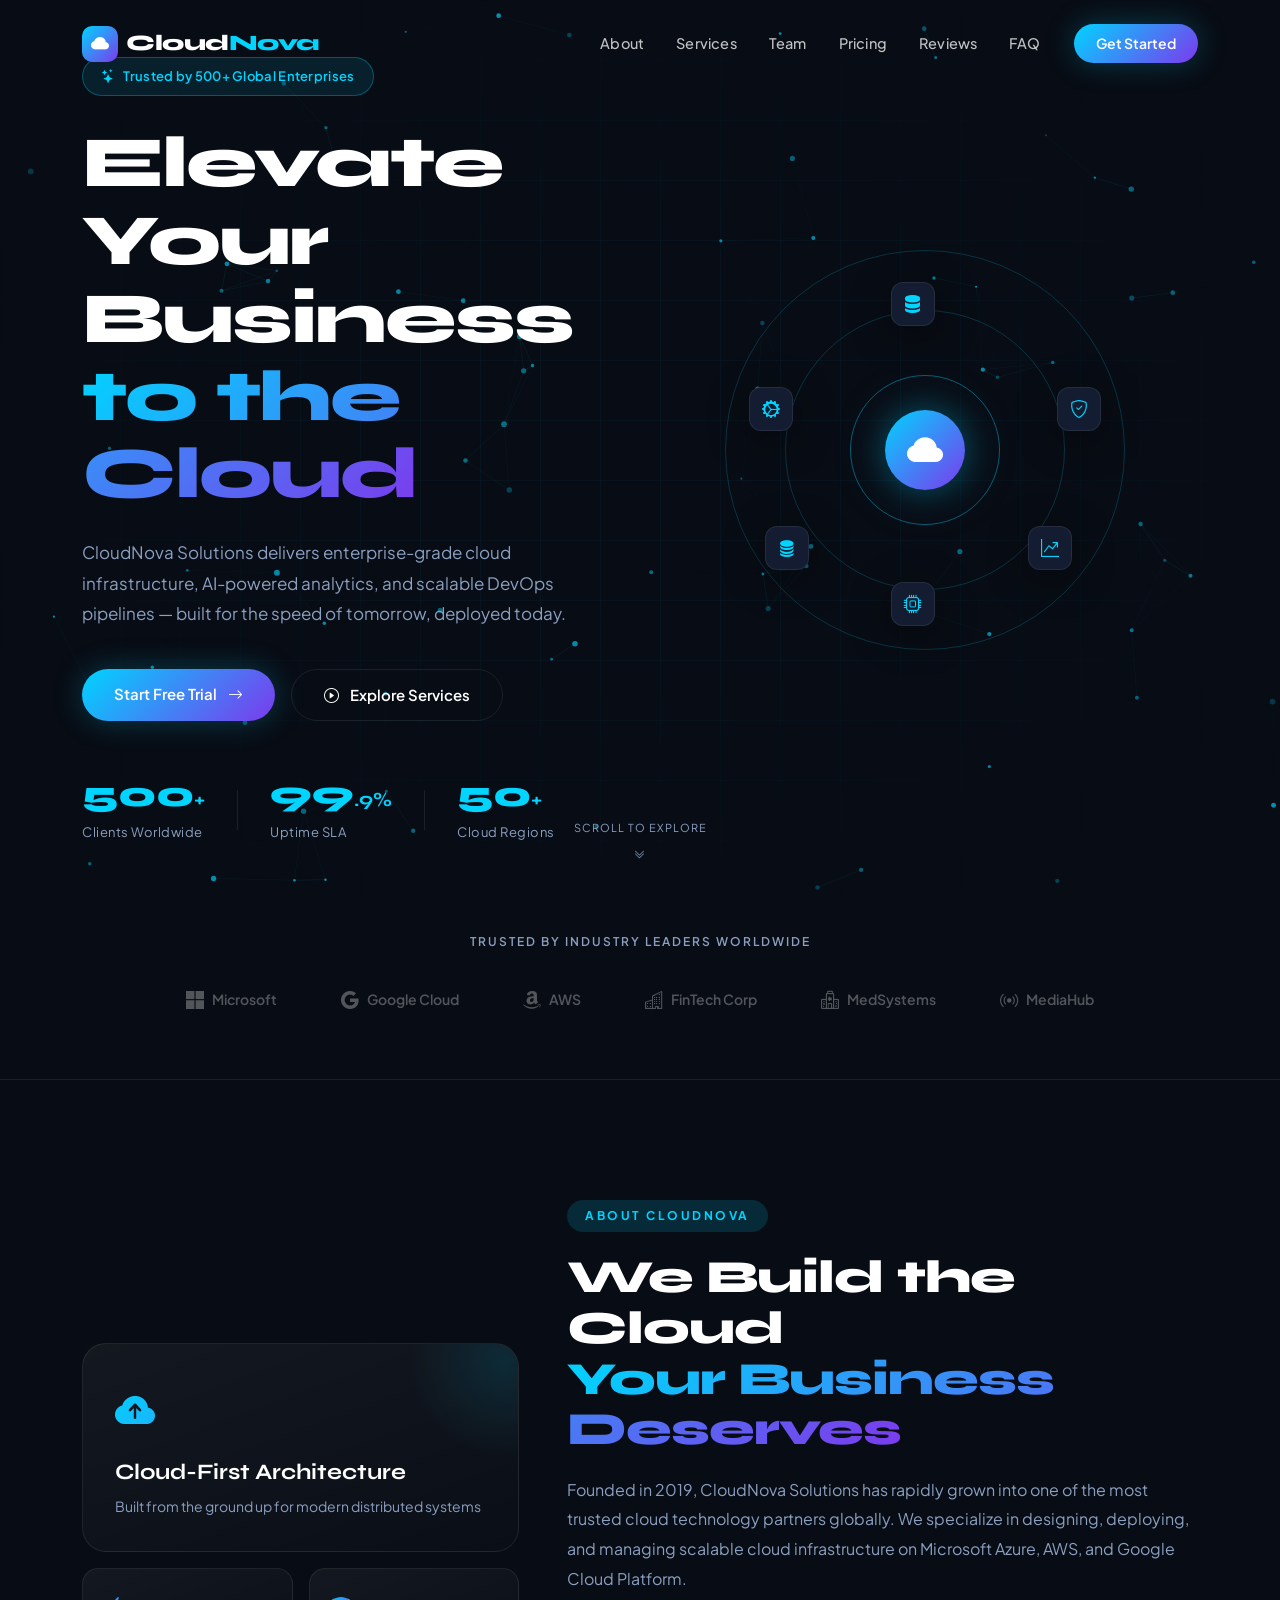
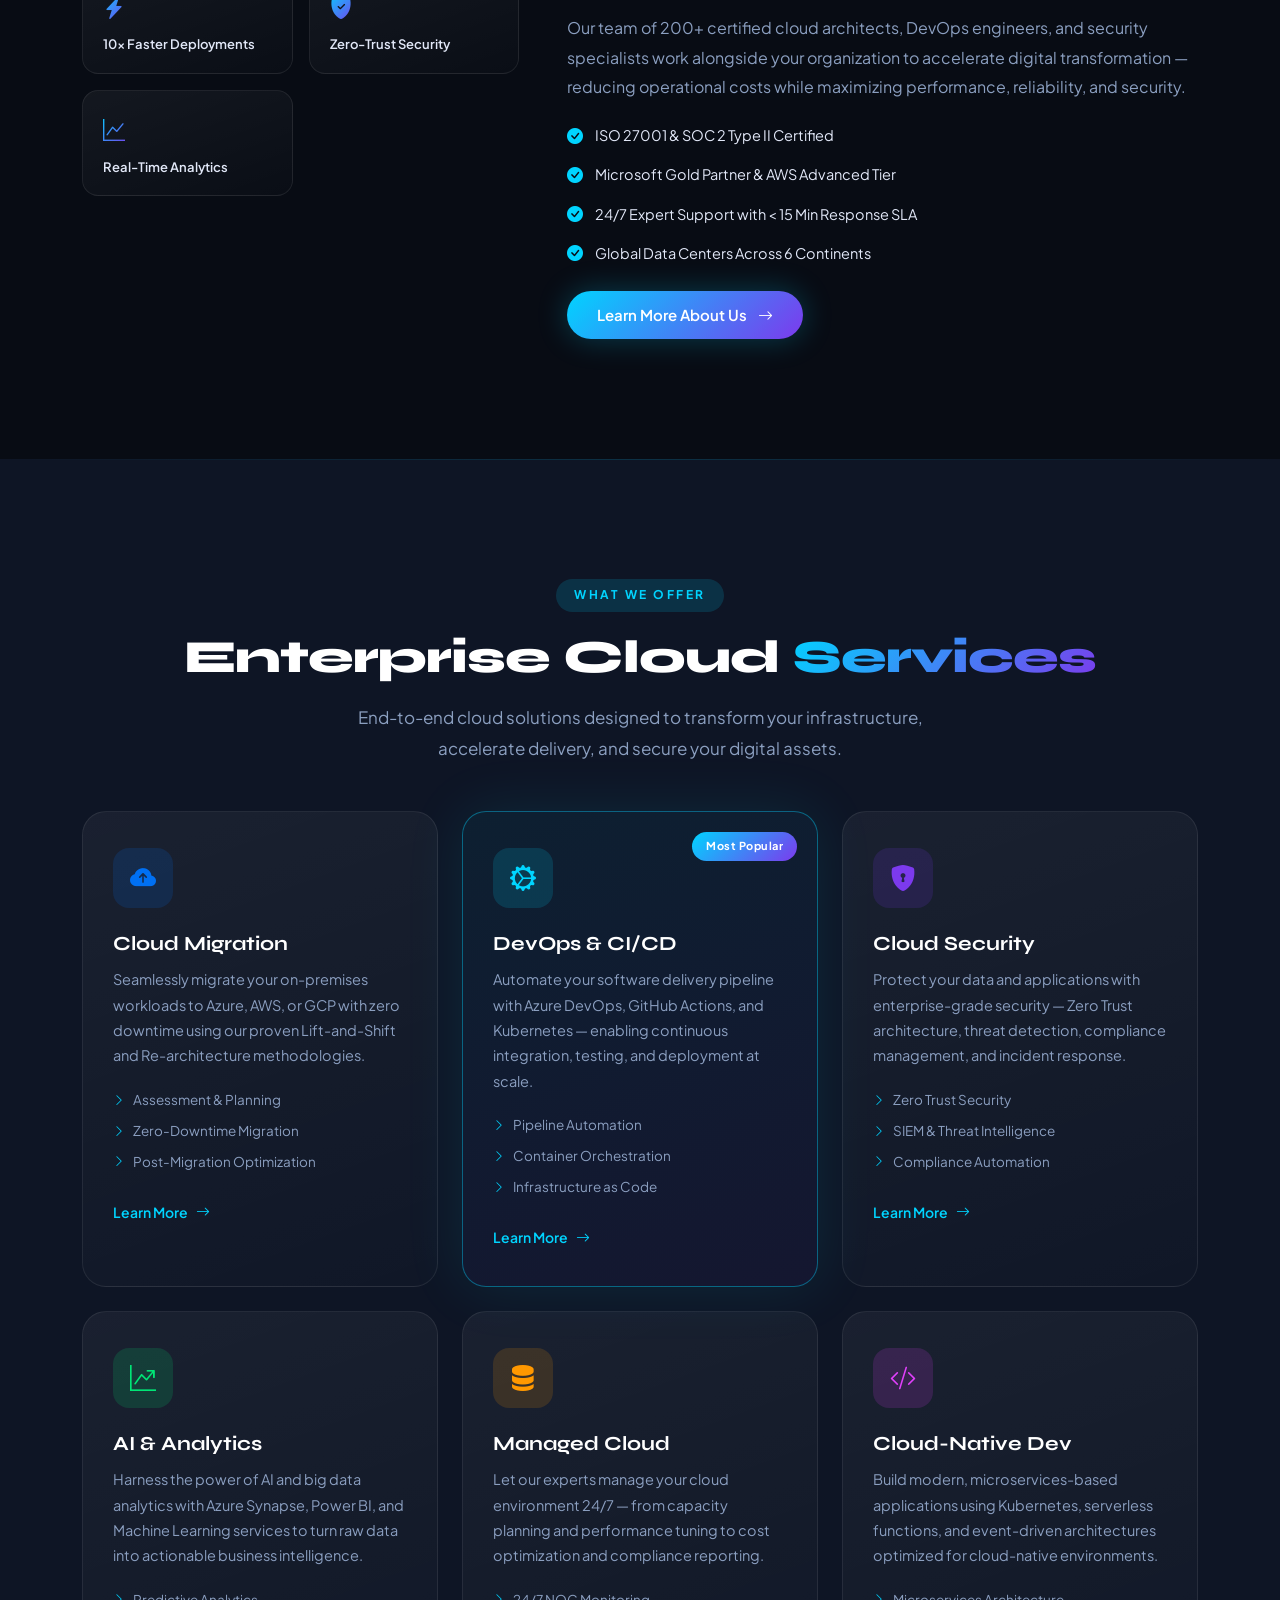
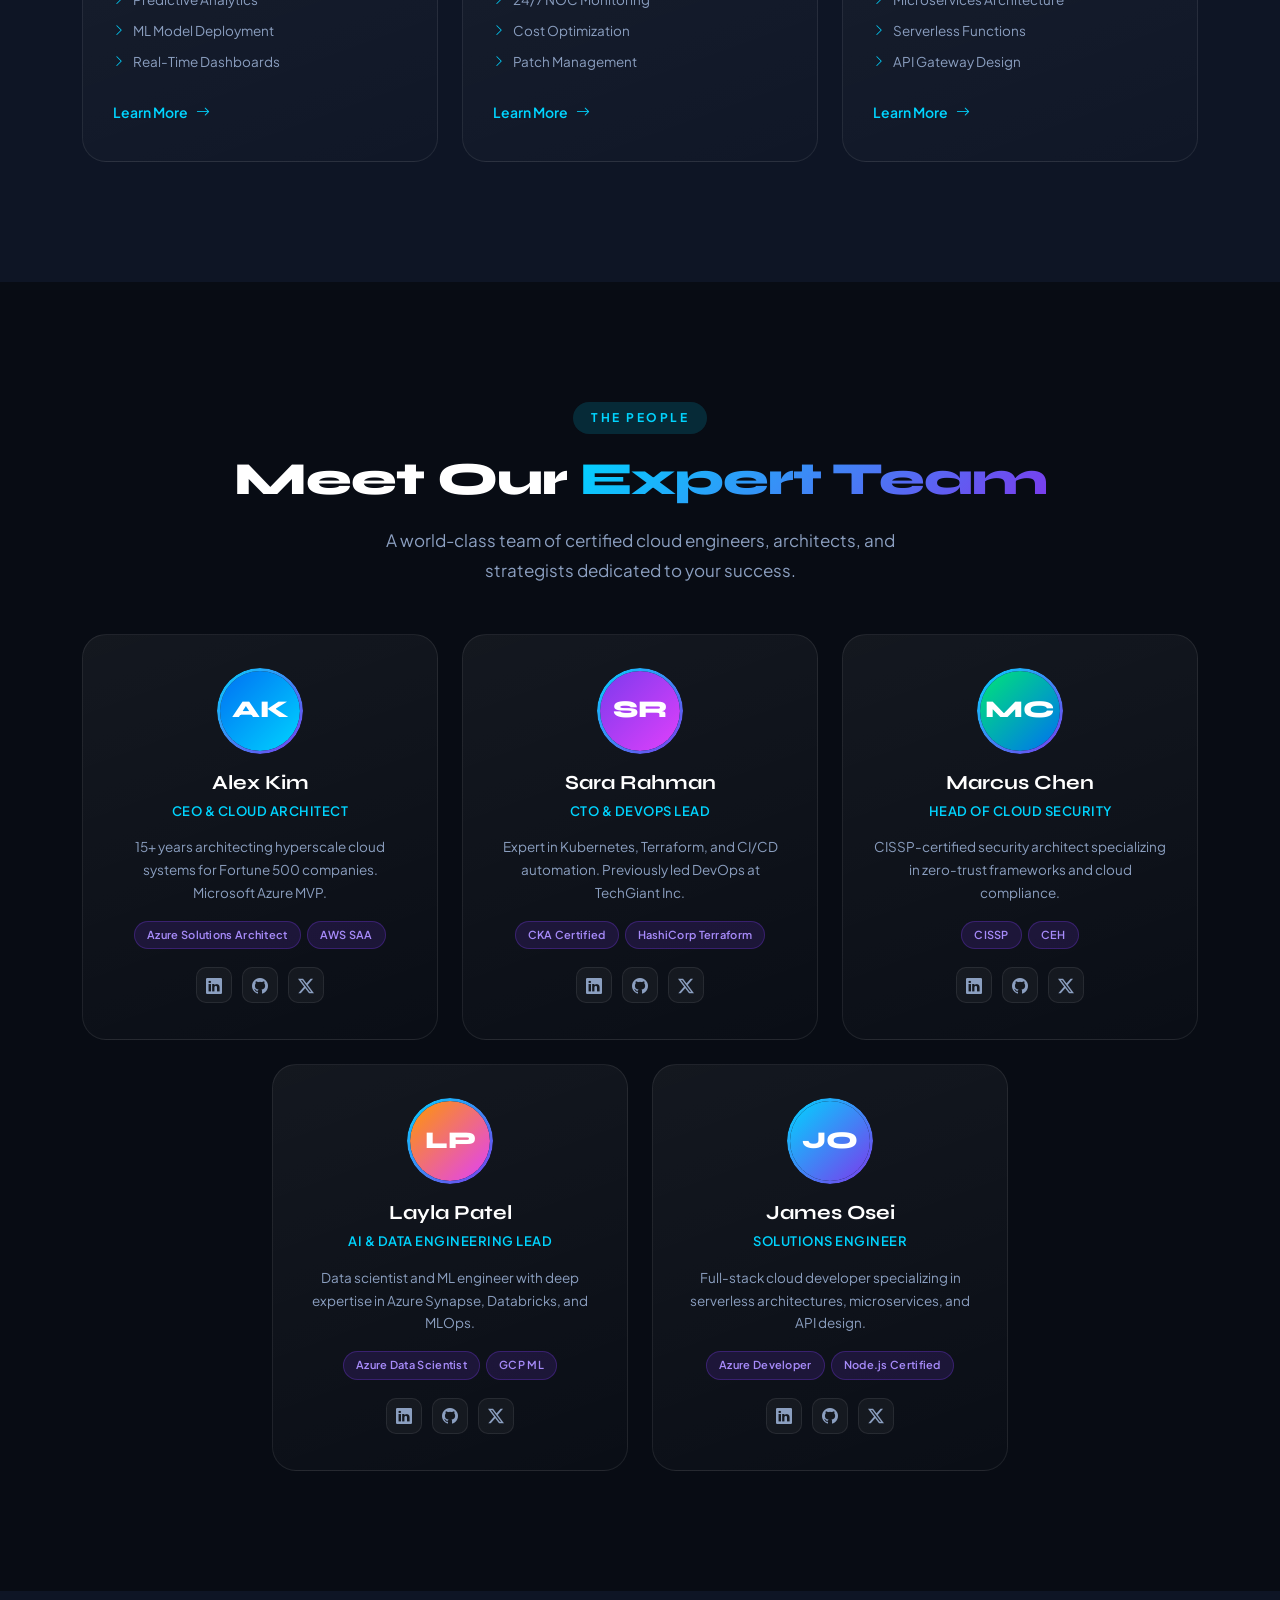
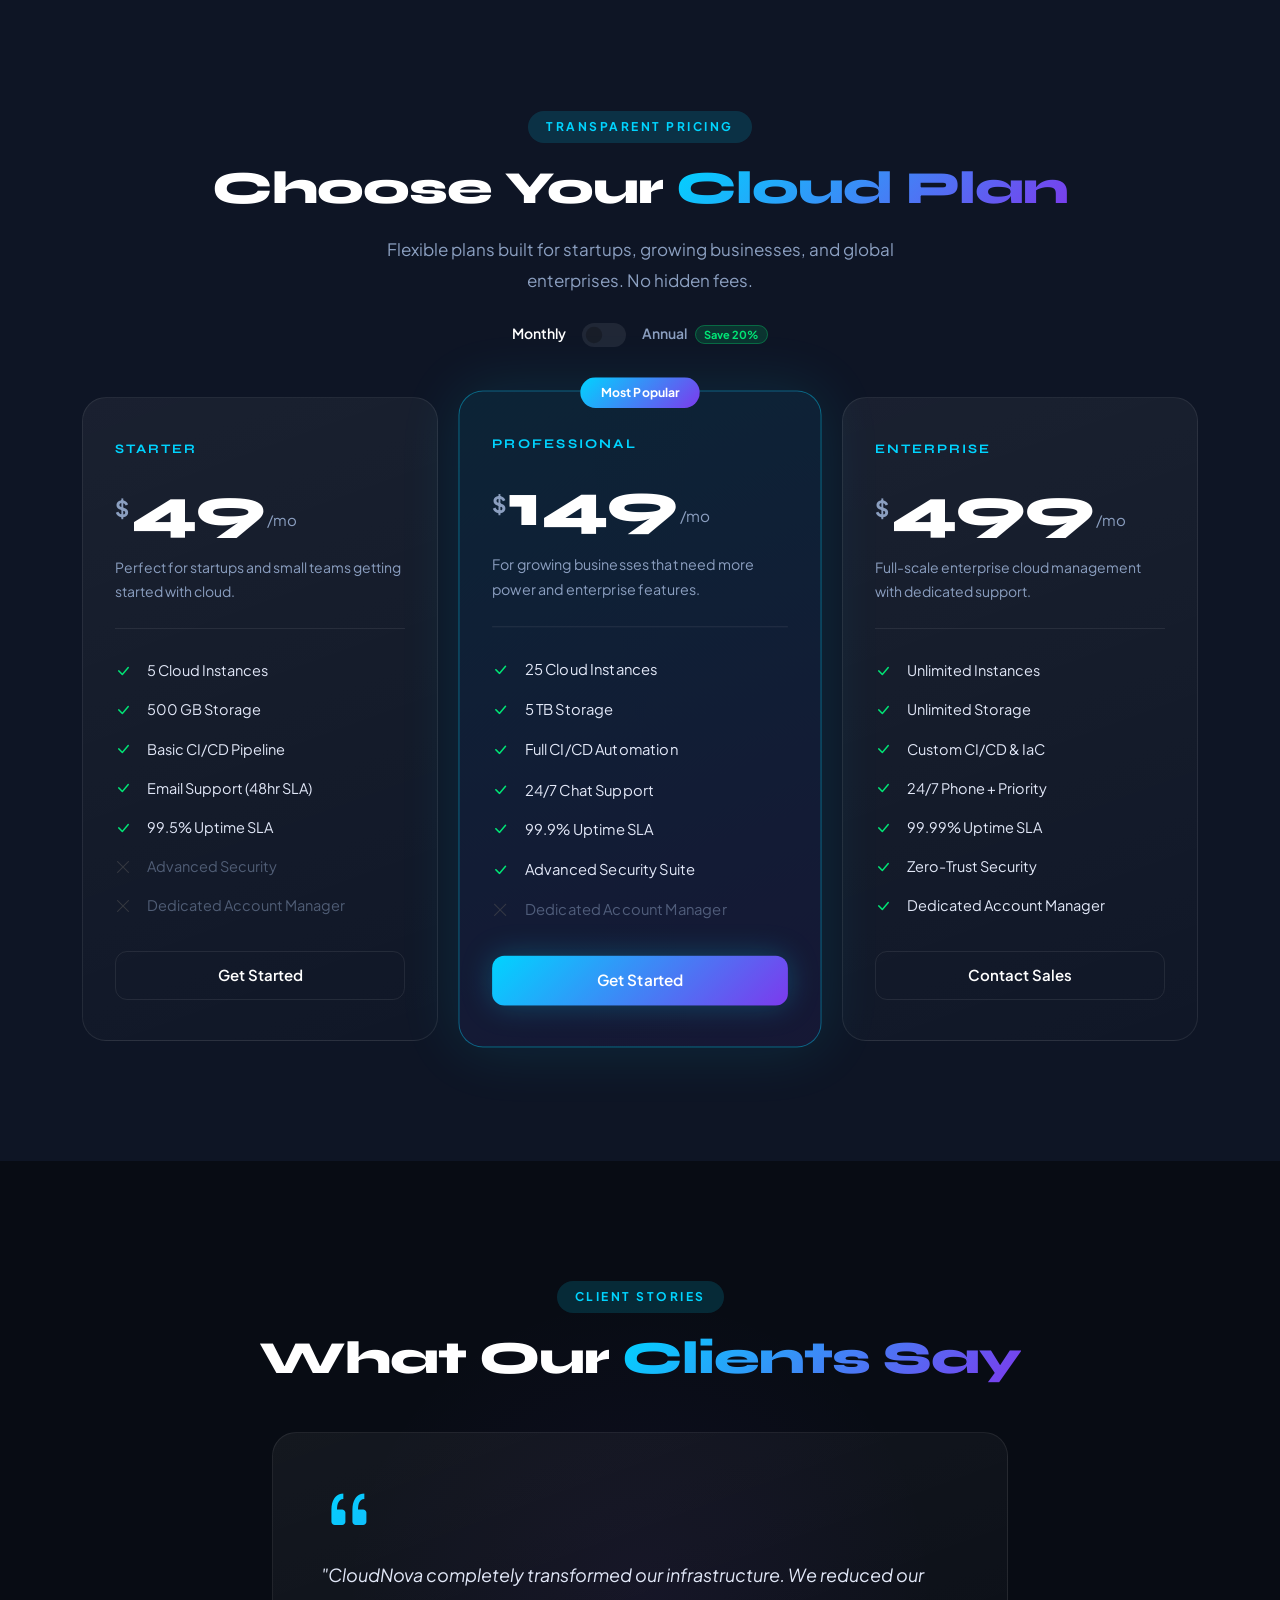
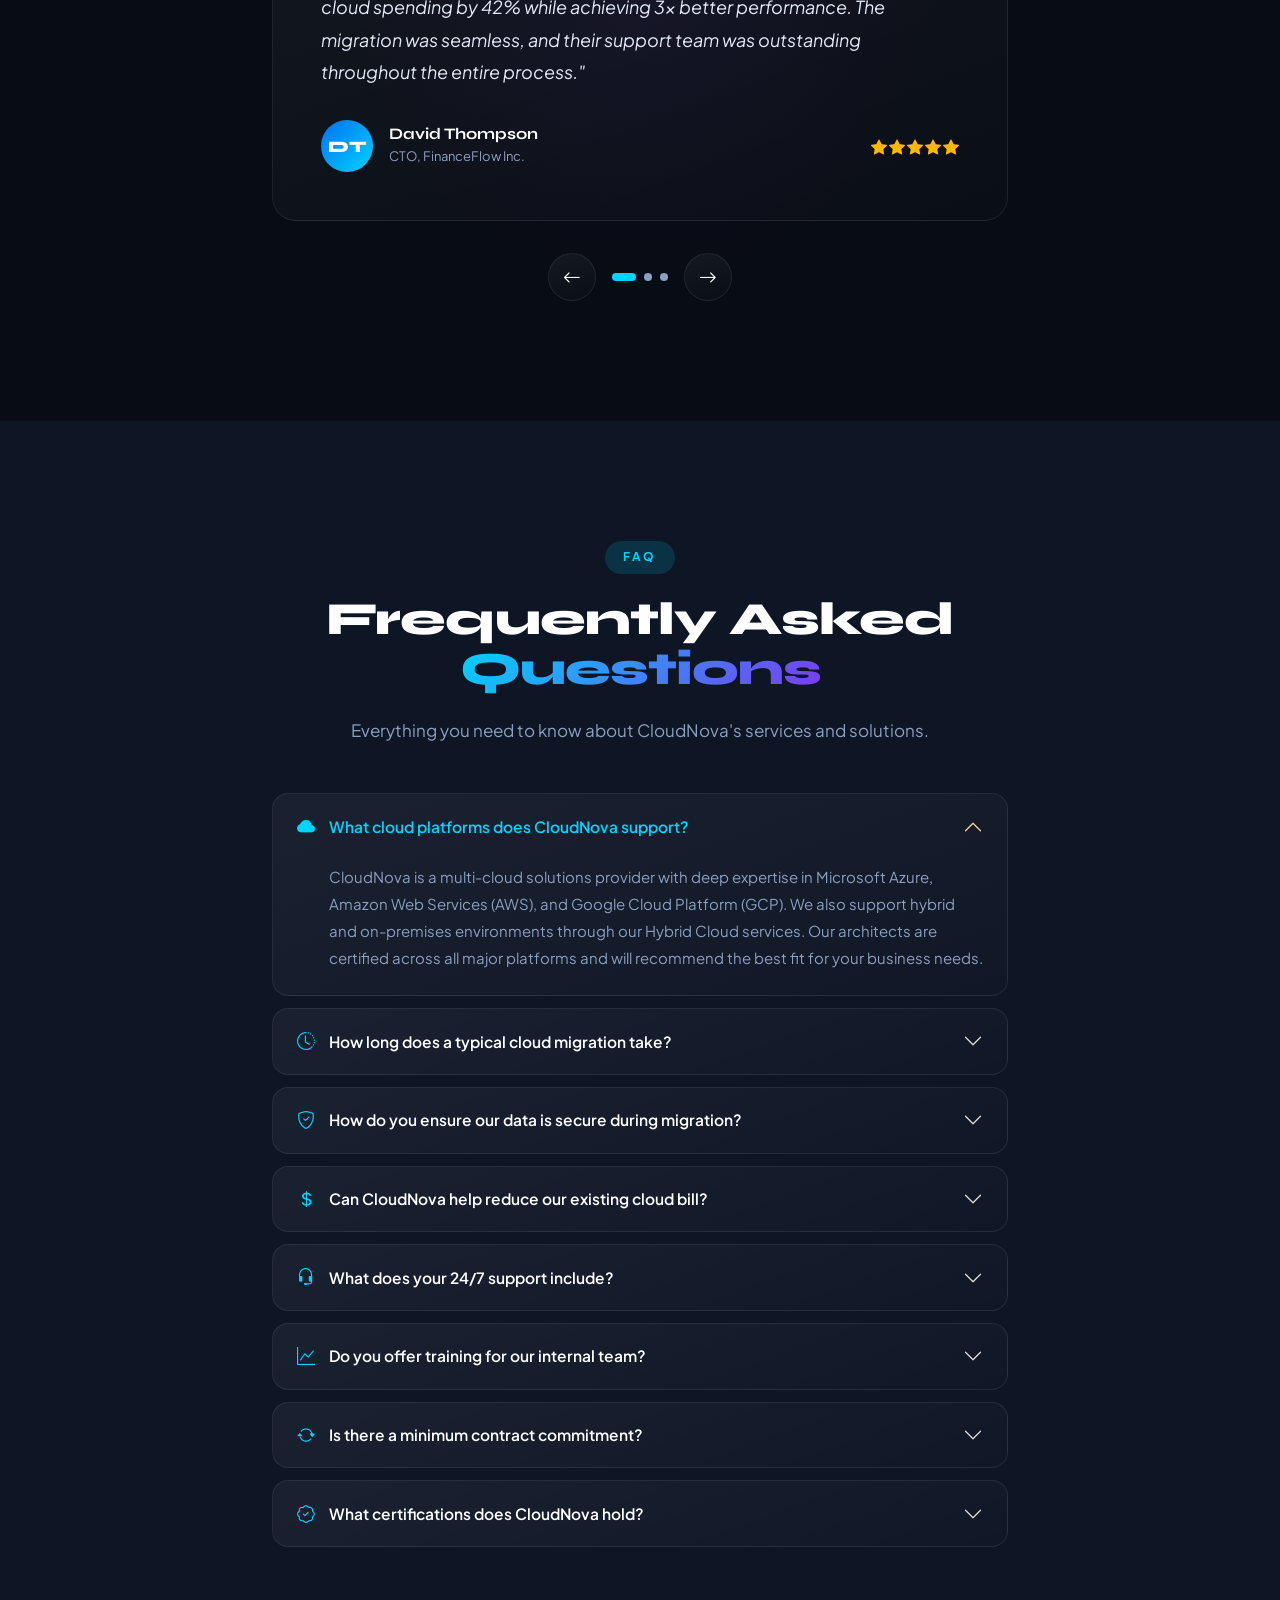
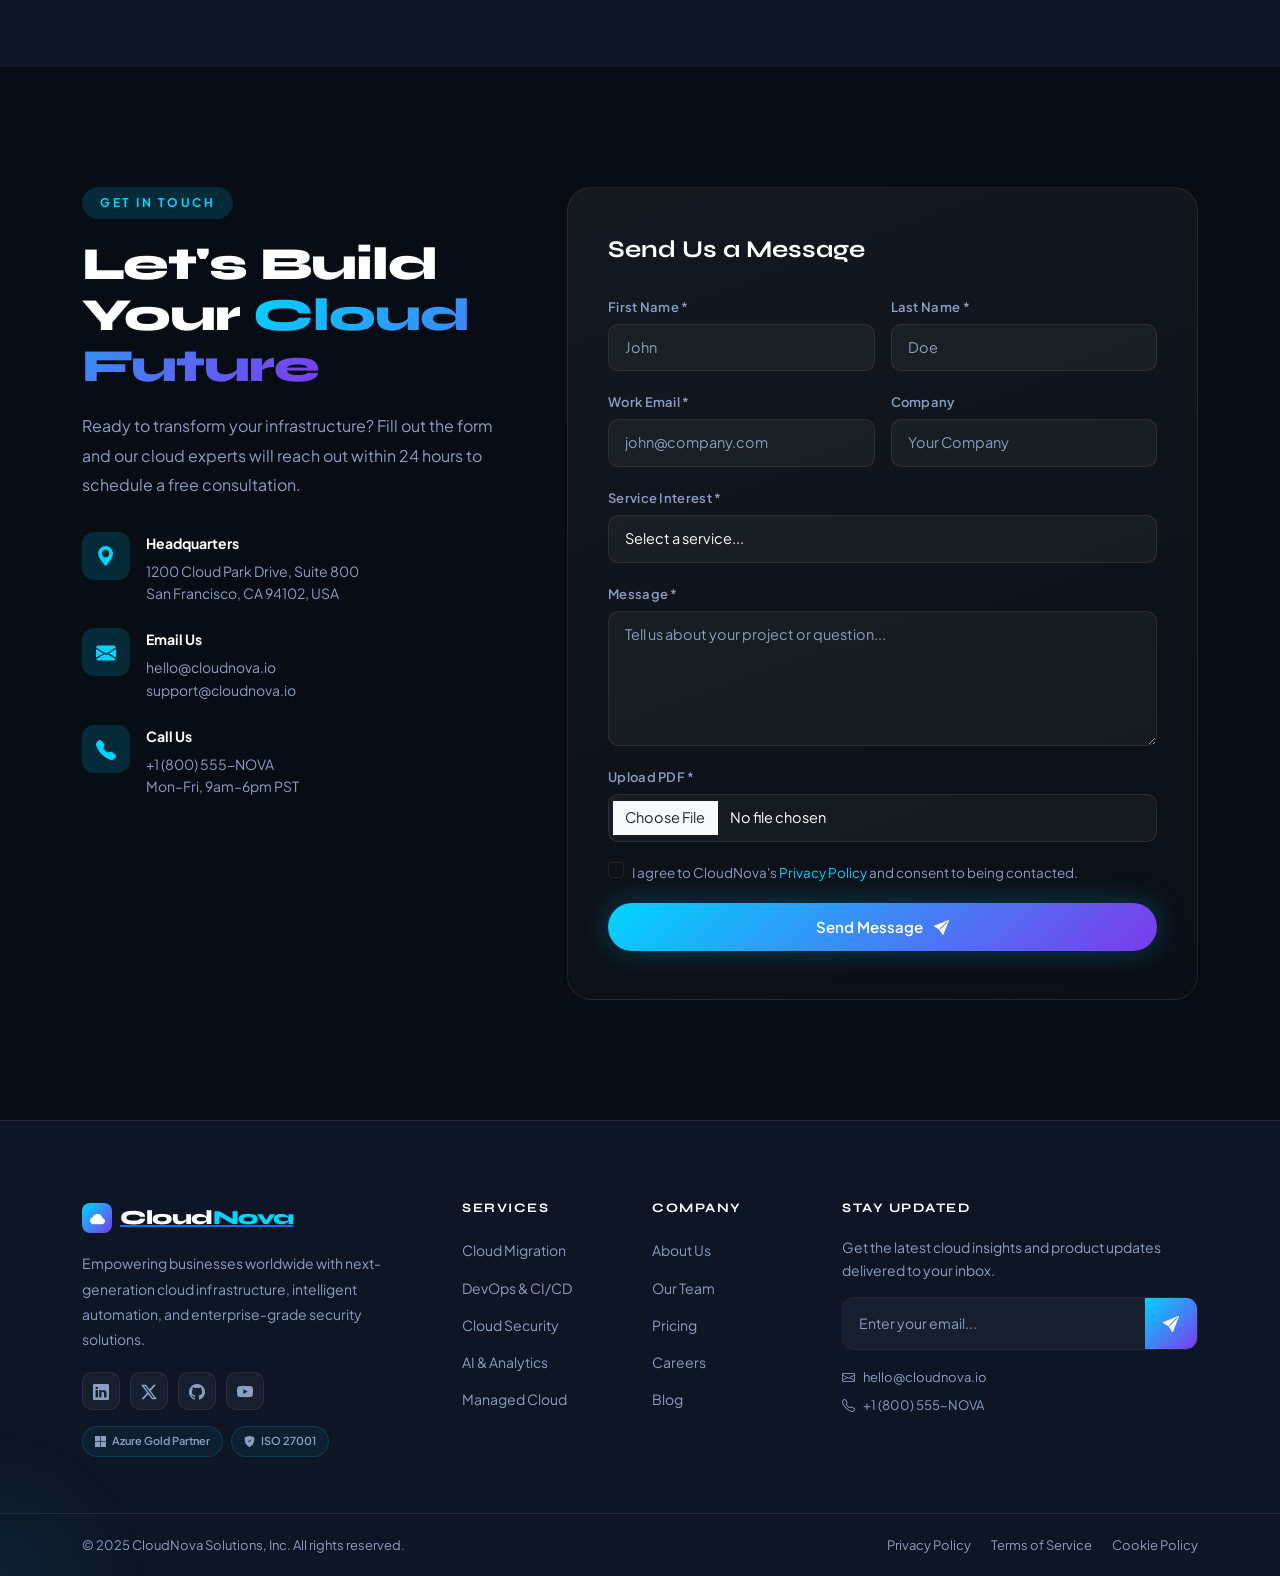
<file: index.html>
<!DOCTYPE html>
<html lang="en">
<head>
  <meta charset="UTF-8" />
  <meta name="viewport" content="width=device-width, initial-scale=1.0" />
  <meta name="description" content="CloudNova Solutions – Next-generation cloud infrastructure, AI-powered analytics, and scalable DevOps services for modern enterprises." />
  <meta name="keywords" content="cloud computing, Azure, DevOps, cloud hosting, SaaS, infrastructure" />
  <title>CloudNova Solutions | Elevate Your Cloud</title>
  <!-- Bootstrap 5.3 -->
  <link href="https://cdn.jsdelivr.net/npm/bootstrap@5.3.2/dist/css/bootstrap.min.css" rel="stylesheet" />
  <!-- Bootstrap Icons -->
  <link href="https://cdn.jsdelivr.net/npm/bootstrap-icons@1.11.3/font/bootstrap-icons.css" rel="stylesheet" />
  <!-- Google Fonts: Syne + Plus Jakarta Sans -->
  <link href="https://fonts.googleapis.com/css2?family=Syne:wght@400;600;700;800&family=Plus+Jakarta+Sans:wght@300;400;500;600;700&display=swap" rel="stylesheet" />
  <!-- AOS Animation Library -->
  <link href="https://unpkg.com/aos@2.3.4/dist/aos.css" rel="stylesheet" />
  <!-- Custom Styles -->
  <link rel="stylesheet" href="styles.css" />
</head>
<body>

<!-- ===================== NAVIGATION ===================== -->
<nav id="mainNavbar" class="navbar navbar-expand-lg fixed-top navbar-dark">
  <div class="container">
    <a class="navbar-brand d-flex align-items-center gap-2" href="#">
      <div class="brand-icon">
        <i class="bi bi-cloud-fill"></i>
      </div>
      <span class="brand-text">Cloud<span class="brand-accent">Nova</span></span>
    </a>
    <button class="navbar-toggler border-0" type="button" data-bs-toggle="collapse" data-bs-target="#navbarNav">
      <span class="navbar-toggler-icon"></span>
    </button>
    <div class="collapse navbar-collapse" id="navbarNav">
      <ul class="navbar-nav ms-auto align-items-lg-center gap-lg-1">
        <li class="nav-item"><a class="nav-link" href="#about">About</a></li>
        <li class="nav-item"><a class="nav-link" href="#services">Services</a></li>
        <li class="nav-item"><a class="nav-link" href="#team">Team</a></li>
        <li class="nav-item"><a class="nav-link" href="#pricing">Pricing</a></li>
        <li class="nav-item"><a class="nav-link" href="#testimonials">Reviews</a></li>
        <li class="nav-item"><a class="nav-link" href="#faq">FAQ</a></li>
        <li class="nav-item ms-lg-3">
          <a class="btn btn-cta-nav" href="#contact">Get Started</a>
        </li>
      </ul>
    </div>
  </div>
</nav>

<!-- ===================== HERO ===================== -->
<section id="hero">
  <div id="particles-canvas"></div>
  <div class="hero-grid-overlay"></div>
  <div class="container hero-content">
    <div class="row align-items-center min-vh-100">
      <div class="col-lg-7 col-xl-6">
        <div class="hero-badge" data-aos="fade-down" data-aos-delay="100">
          <i class="bi bi-stars"></i> Trusted by 500+ Global Enterprises
        </div>
        <h1 class="hero-headline" data-aos="fade-up" data-aos-delay="200">
          Elevate Your Business<br />
          <span class="gradient-text">to the Cloud</span>
        </h1>
        <p class="hero-sub" data-aos="fade-up" data-aos-delay="350">
          CloudNova Solutions delivers enterprise-grade cloud infrastructure,
          AI-powered analytics, and scalable DevOps pipelines — built for the
          speed of tomorrow, deployed today.
        </p>
        <div class="hero-actions" data-aos="fade-up" data-aos-delay="450">
          <a href="#contact" class="btn btn-hero-primary">
            Start Free Trial <i class="bi bi-arrow-right ms-2"></i>
          </a>
          <a href="#services" class="btn btn-hero-ghost">
            <i class="bi bi-play-circle me-2"></i> Explore Services
          </a>
        </div>
        <div class="hero-stats" data-aos="fade-up" data-aos-delay="550">
          <div class="stat-item">
            <span class="stat-num" data-target="500">0</span><span class="stat-unit">+</span>
            <p>Clients Worldwide</p>
          </div>
          <div class="stat-divider"></div>
          <div class="stat-item">
            <span class="stat-num" data-target="99">0</span><span class="stat-unit">.9%</span>
            <p>Uptime SLA</p>
          </div>
          <div class="stat-divider"></div>
          <div class="stat-item">
            <span class="stat-num" data-target="50">0</span><span class="stat-unit">+</span>
            <p>Cloud Regions</p>
          </div>
        </div>
      </div>
      <div class="col-lg-5 col-xl-6 d-none d-lg-flex justify-content-center" data-aos="fade-left" data-aos-delay="300">
        <div class="hero-visual">
          <div class="orbit-ring ring-1"></div>
          <div class="orbit-ring ring-2"></div>
          <div class="orbit-ring ring-3"></div>
          <div class="orbit-center">
            <i class="bi bi-cloud-fill"></i>
          </div>
          <div class="orbit-dot dot-1"><i class="bi bi-server"></i></div>
          <div class="orbit-dot dot-2"><i class="bi bi-shield-check"></i></div>
          <div class="orbit-dot dot-3"><i class="bi bi-graph-up-arrow"></i></div>
          <div class="orbit-dot dot-4"><i class="bi bi-cpu"></i></div>
          <div class="orbit-dot dot-5"><i class="bi bi-database-fill"></i></div>
          <div class="orbit-dot dot-6"><i class="bi bi-gear-wide-connected"></i></div>
        </div>
      </div>
    </div>
  </div>
  <div class="hero-scroll-hint">
    <span>Scroll to explore</span>
    <i class="bi bi-chevron-double-down"></i>
  </div>
</section>

<!-- ===================== TRUSTED BY ===================== -->
<section id="trusted" class="section-trusted">
  <div class="container">
    <p class="trusted-label" data-aos="fade-up">Trusted by industry leaders worldwide</p>
    <div class="trusted-logos" data-aos="fade-up" data-aos-delay="100">
      <div class="trusted-item"><i class="bi bi-microsoft"></i> Microsoft</div>
      <div class="trusted-item"><i class="bi bi-google"></i> Google Cloud</div>
      <div class="trusted-item"><i class="bi bi-amazon"></i> AWS</div>
      <div class="trusted-item"><i class="bi bi-buildings"></i> FinTech Corp</div>
      <div class="trusted-item"><i class="bi bi-hospital"></i> MedSystems</div>
      <div class="trusted-item"><i class="bi bi-broadcast"></i> MediaHub</div>
    </div>
  </div>
</section>

<!-- ===================== ABOUT ===================== -->
<section id="about" class="section-about">
  <div class="container">
    <div class="row align-items-center g-5">
      <div class="col-lg-5" data-aos="fade-right">
        <div class="about-visual-grid">
          <div class="about-card-big">
            <i class="bi bi-cloud-arrow-up-fill"></i>
            <h3>Cloud-First Architecture</h3>
            <p>Built from the ground up for modern distributed systems</p>
          </div>
          <div class="about-card-sm card-sm-1">
            <i class="bi bi-lightning-charge-fill"></i>
            <p>10× Faster Deployments</p>
          </div>
          <div class="about-card-sm card-sm-2">
            <i class="bi bi-shield-fill-check"></i>
            <p>Zero-Trust Security</p>
          </div>
          <div class="about-card-sm card-sm-3">
            <i class="bi bi-graph-up"></i>
            <p>Real-Time Analytics</p>
          </div>
        </div>
      </div>
      <div class="col-lg-7" data-aos="fade-left" data-aos-delay="150">
        <div class="section-label">About CloudNova</div>
        <h2 class="section-title">We Build the Cloud <br /><span class="gradient-text">Your Business Deserves</span></h2>
        <p class="section-body">
          Founded in 2019, CloudNova Solutions has rapidly grown into one of the
          most trusted cloud technology partners globally. We specialize in
          designing, deploying, and managing scalable cloud infrastructure on
          Microsoft Azure, AWS, and Google Cloud Platform.
        </p>
        <p class="section-body">
          Our team of 200+ certified cloud architects, DevOps engineers, and
          security specialists work alongside your organization to accelerate
          digital transformation — reducing operational costs while maximizing
          performance, reliability, and security.
        </p>
        <div class="about-features">
          <div class="feature-item">
            <i class="bi bi-check-circle-fill"></i>
            <span>ISO 27001 &amp; SOC 2 Type II Certified</span>
          </div>
          <div class="feature-item">
            <i class="bi bi-check-circle-fill"></i>
            <span>Microsoft Gold Partner &amp; AWS Advanced Tier</span>
          </div>
          <div class="feature-item">
            <i class="bi bi-check-circle-fill"></i>
            <span>24/7 Expert Support with &lt; 15 Min Response SLA</span>
          </div>
          <div class="feature-item">
            <i class="bi bi-check-circle-fill"></i>
            <span>Global Data Centers Across 6 Continents</span>
          </div>
        </div>
        <a href="#contact" class="btn btn-primary-custom mt-4">
          Learn More About Us <i class="bi bi-arrow-right ms-2"></i>
        </a>
      </div>
    </div>
  </div>
</section>

<!-- ===================== SERVICES ===================== -->
<section id="services" class="section-services">
  <div class="container">
    <div class="text-center mb-5" data-aos="fade-up">
      <div class="section-label mx-auto">What We Offer</div>
      <h2 class="section-title">Enterprise Cloud <span class="gradient-text">Services</span></h2>
      <p class="section-subtitle">
        End-to-end cloud solutions designed to transform your infrastructure,
        accelerate delivery, and secure your digital assets.
      </p>
    </div>
    <div class="row g-4">

      <div class="col-md-6 col-lg-4" data-aos="fade-up" data-aos-delay="0">
        <div class="service-card">
          <div class="service-icon icon-blue">
            <i class="bi bi-cloud-arrow-up-fill"></i>
          </div>
          <h3>Cloud Migration</h3>
          <p>Seamlessly migrate your on-premises workloads to Azure, AWS, or GCP with zero downtime using our proven Lift-and-Shift and Re-architecture methodologies.</p>
          <ul class="service-list">
            <li><i class="bi bi-chevron-right"></i>Assessment &amp; Planning</li>
            <li><i class="bi bi-chevron-right"></i>Zero-Downtime Migration</li>
            <li><i class="bi bi-chevron-right"></i>Post-Migration Optimization</li>
          </ul>
          <a href="#contact" class="service-link">Learn More <i class="bi bi-arrow-right"></i></a>
        </div>
      </div>

      <div class="col-md-6 col-lg-4" data-aos="fade-up" data-aos-delay="100">
        <div class="service-card service-card-featured">
          <div class="featured-badge">Most Popular</div>
          <div class="service-icon icon-cyan">
            <i class="bi bi-gear-wide-connected"></i>
          </div>
          <h3>DevOps &amp; CI/CD</h3>
          <p>Automate your software delivery pipeline with Azure DevOps, GitHub Actions, and Kubernetes — enabling continuous integration, testing, and deployment at scale.</p>
          <ul class="service-list">
            <li><i class="bi bi-chevron-right"></i>Pipeline Automation</li>
            <li><i class="bi bi-chevron-right"></i>Container Orchestration</li>
            <li><i class="bi bi-chevron-right"></i>Infrastructure as Code</li>
          </ul>
          <a href="#contact" class="service-link">Learn More <i class="bi bi-arrow-right"></i></a>
        </div>
      </div>

      <div class="col-md-6 col-lg-4" data-aos="fade-up" data-aos-delay="200">
        <div class="service-card">
          <div class="service-icon icon-purple">
            <i class="bi bi-shield-lock-fill"></i>
          </div>
          <h3>Cloud Security</h3>
          <p>Protect your data and applications with enterprise-grade security — Zero Trust architecture, threat detection, compliance management, and incident response.</p>
          <ul class="service-list">
            <li><i class="bi bi-chevron-right"></i>Zero Trust Security</li>
            <li><i class="bi bi-chevron-right"></i>SIEM &amp; Threat Intelligence</li>
            <li><i class="bi bi-chevron-right"></i>Compliance Automation</li>
          </ul>
          <a href="#contact" class="service-link">Learn More <i class="bi bi-arrow-right"></i></a>
        </div>
      </div>

      <div class="col-md-6 col-lg-4" data-aos="fade-up" data-aos-delay="100">
        <div class="service-card">
          <div class="service-icon icon-green">
            <i class="bi bi-graph-up-arrow"></i>
          </div>
          <h3>AI &amp; Analytics</h3>
          <p>Harness the power of AI and big data analytics with Azure Synapse, Power BI, and Machine Learning services to turn raw data into actionable business intelligence.</p>
          <ul class="service-list">
            <li><i class="bi bi-chevron-right"></i>Predictive Analytics</li>
            <li><i class="bi bi-chevron-right"></i>ML Model Deployment</li>
            <li><i class="bi bi-chevron-right"></i>Real-Time Dashboards</li>
          </ul>
          <a href="#contact" class="service-link">Learn More <i class="bi bi-arrow-right"></i></a>
        </div>
      </div>

      <div class="col-md-6 col-lg-4" data-aos="fade-up" data-aos-delay="200">
        <div class="service-card">
          <div class="service-icon icon-orange">
            <i class="bi bi-server"></i>
          </div>
          <h3>Managed Cloud</h3>
          <p>Let our experts manage your cloud environment 24/7 — from capacity planning and performance tuning to cost optimization and compliance reporting.</p>
          <ul class="service-list">
            <li><i class="bi bi-chevron-right"></i>24/7 NOC Monitoring</li>
            <li><i class="bi bi-chevron-right"></i>Cost Optimization</li>
            <li><i class="bi bi-chevron-right"></i>Patch Management</li>
          </ul>
          <a href="#contact" class="service-link">Learn More <i class="bi bi-arrow-right"></i></a>
        </div>
      </div>

      <div class="col-md-6 col-lg-4" data-aos="fade-up" data-aos-delay="300">
        <div class="service-card">
          <div class="service-icon icon-pink">
            <i class="bi bi-code-slash"></i>
          </div>
          <h3>Cloud-Native Dev</h3>
          <p>Build modern, microservices-based applications using Kubernetes, serverless functions, and event-driven architectures optimized for cloud-native environments.</p>
          <ul class="service-list">
            <li><i class="bi bi-chevron-right"></i>Microservices Architecture</li>
            <li><i class="bi bi-chevron-right"></i>Serverless Functions</li>
            <li><i class="bi bi-chevron-right"></i>API Gateway Design</li>
          </ul>
          <a href="#contact" class="service-link">Learn More <i class="bi bi-arrow-right"></i></a>
        </div>
      </div>

    </div>
  </div>
</section>

<!-- ===================== TEAM ===================== -->
<section id="team" class="section-team">
  <div class="container">
    <div class="text-center mb-5" data-aos="fade-up">
      <div class="section-label mx-auto">The People</div>
      <h2 class="section-title">Meet Our <span class="gradient-text">Expert Team</span></h2>
      <p class="section-subtitle">
        A world-class team of certified cloud engineers, architects, and strategists
        dedicated to your success.
      </p>
    </div>
    <div class="row g-4 justify-content-center">

      <div class="col-sm-6 col-lg-4" data-aos="fade-up" data-aos-delay="0">
        <div class="team-card">
          <div class="team-avatar avatar-1">
            <span>AK</span>
          </div>
          <div class="team-info">
            <h4>Alex Kim</h4>
            <p class="team-role">CEO &amp; Cloud Architect</p>
            <p class="team-bio">15+ years architecting hyperscale cloud systems for Fortune 500 companies. Microsoft Azure MVP.</p>
            <div class="team-certs">
              <span class="cert-badge">Azure Solutions Architect</span>
              <span class="cert-badge">AWS SAA</span>
            </div>
            <div class="team-socials">
              <a href="#"><i class="bi bi-linkedin"></i></a>
              <a href="#"><i class="bi bi-github"></i></a>
              <a href="#"><i class="bi bi-twitter-x"></i></a>
            </div>
          </div>
        </div>
      </div>

      <div class="col-sm-6 col-lg-4" data-aos="fade-up" data-aos-delay="100">
        <div class="team-card">
          <div class="team-avatar avatar-2">
            <span>SR</span>
          </div>
          <div class="team-info">
            <h4>Sara Rahman</h4>
            <p class="team-role">CTO &amp; DevOps Lead</p>
            <p class="team-bio">Expert in Kubernetes, Terraform, and CI/CD automation. Previously led DevOps at TechGiant Inc.</p>
            <div class="team-certs">
              <span class="cert-badge">CKA Certified</span>
              <span class="cert-badge">HashiCorp Terraform</span>
            </div>
            <div class="team-socials">
              <a href="#"><i class="bi bi-linkedin"></i></a>
              <a href="#"><i class="bi bi-github"></i></a>
              <a href="#"><i class="bi bi-twitter-x"></i></a>
            </div>
          </div>
        </div>
      </div>

      <div class="col-sm-6 col-lg-4" data-aos="fade-up" data-aos-delay="200">
        <div class="team-card">
          <div class="team-avatar avatar-3">
            <span>MC</span>
          </div>
          <div class="team-info">
            <h4>Marcus Chen</h4>
            <p class="team-role">Head of Cloud Security</p>
            <p class="team-bio">CISSP-certified security architect specializing in zero-trust frameworks and cloud compliance.</p>
            <div class="team-certs">
              <span class="cert-badge">CISSP</span>
              <span class="cert-badge">CEH</span>
            </div>
            <div class="team-socials">
              <a href="#"><i class="bi bi-linkedin"></i></a>
              <a href="#"><i class="bi bi-github"></i></a>
              <a href="#"><i class="bi bi-twitter-x"></i></a>
            </div>
          </div>
        </div>
      </div>

      <div class="col-sm-6 col-lg-4" data-aos="fade-up" data-aos-delay="100">
        <div class="team-card">
          <div class="team-avatar avatar-4">
            <span>LP</span>
          </div>
          <div class="team-info">
            <h4>Layla Patel</h4>
            <p class="team-role">AI &amp; Data Engineering Lead</p>
            <p class="team-bio">Data scientist and ML engineer with deep expertise in Azure Synapse, Databricks, and MLOps.</p>
            <div class="team-certs">
              <span class="cert-badge">Azure Data Scientist</span>
              <span class="cert-badge">GCP ML</span>
            </div>
            <div class="team-socials">
              <a href="#"><i class="bi bi-linkedin"></i></a>
              <a href="#"><i class="bi bi-github"></i></a>
              <a href="#"><i class="bi bi-twitter-x"></i></a>
            </div>
          </div>
        </div>
      </div>

      <div class="col-sm-6 col-lg-4" data-aos="fade-up" data-aos-delay="200">
        <div class="team-card">
          <div class="team-avatar avatar-5">
            <span>JO</span>
          </div>
          <div class="team-info">
            <h4>James Osei</h4>
            <p class="team-role">Solutions Engineer</p>
            <p class="team-bio">Full-stack cloud developer specializing in serverless architectures, microservices, and API design.</p>
            <div class="team-certs">
              <span class="cert-badge">Azure Developer</span>
              <span class="cert-badge">Node.js Certified</span>
            </div>
            <div class="team-socials">
              <a href="#"><i class="bi bi-linkedin"></i></a>
              <a href="#"><i class="bi bi-github"></i></a>
              <a href="#"><i class="bi bi-twitter-x"></i></a>
            </div>
          </div>
        </div>
      </div>

    </div>
  </div>
</section>

<!-- ===================== PRICING ===================== -->
<section id="pricing" class="section-pricing">
  <div class="container">
    <div class="text-center mb-5" data-aos="fade-up">
      <div class="section-label mx-auto">Transparent Pricing</div>
      <h2 class="section-title">Choose Your <span class="gradient-text">Cloud Plan</span></h2>
      <p class="section-subtitle">Flexible plans built for startups, growing businesses, and global enterprises. No hidden fees.</p>
      <div class="pricing-toggle mt-4" data-aos="fade-up" data-aos-delay="100">
        <span class="toggle-label active" id="lblMonthly">Monthly</span>
        <div class="form-check form-switch d-inline-block mx-3">
          <input class="form-check-input pricing-switch" type="checkbox" id="pricingToggle" />
        </div>
        <span class="toggle-label" id="lblAnnual">Annual <span class="save-badge">Save 20%</span></span>
      </div>
    </div>
    <div class="row g-4 justify-content-center">

      <div class="col-md-6 col-lg-4" data-aos="fade-up" data-aos-delay="0">
        <div class="pricing-card">
          <div class="pricing-tier">Starter</div>
          <div class="pricing-price">
            <span class="currency">$</span>
            <span class="amount" data-monthly="49" data-annual="39">49</span>
            <span class="period">/mo</span>
          </div>
          <p class="pricing-desc">Perfect for startups and small teams getting started with cloud.</p>
          <ul class="pricing-features">
            <li><i class="bi bi-check-lg"></i> 5 Cloud Instances</li>
            <li><i class="bi bi-check-lg"></i> 500 GB Storage</li>
            <li><i class="bi bi-check-lg"></i> Basic CI/CD Pipeline</li>
            <li><i class="bi bi-check-lg"></i> Email Support (48hr SLA)</li>
            <li><i class="bi bi-check-lg"></i> 99.5% Uptime SLA</li>
            <li class="disabled"><i class="bi bi-x-lg"></i> Advanced Security</li>
            <li class="disabled"><i class="bi bi-x-lg"></i> Dedicated Account Manager</li>
          </ul>
          <a href="#contact" class="btn btn-pricing-outline">Get Started</a>
        </div>
      </div>

      <div class="col-md-6 col-lg-4" data-aos="fade-up" data-aos-delay="100">
        <div class="pricing-card pricing-featured">
          <div class="pricing-popular-badge">Most Popular</div>
          <div class="pricing-tier">Professional</div>
          <div class="pricing-price">
            <span class="currency">$</span>
            <span class="amount" data-monthly="149" data-annual="119">149</span>
            <span class="period">/mo</span>
          </div>
          <p class="pricing-desc">For growing businesses that need more power and enterprise features.</p>
          <ul class="pricing-features">
            <li><i class="bi bi-check-lg"></i> 25 Cloud Instances</li>
            <li><i class="bi bi-check-lg"></i> 5 TB Storage</li>
            <li><i class="bi bi-check-lg"></i> Full CI/CD Automation</li>
            <li><i class="bi bi-check-lg"></i> 24/7 Chat Support</li>
            <li><i class="bi bi-check-lg"></i> 99.9% Uptime SLA</li>
            <li><i class="bi bi-check-lg"></i> Advanced Security Suite</li>
            <li class="disabled"><i class="bi bi-x-lg"></i> Dedicated Account Manager</li>
          </ul>
          <a href="#contact" class="btn btn-pricing-primary">Get Started</a>
        </div>
      </div>

      <div class="col-md-6 col-lg-4" data-aos="fade-up" data-aos-delay="200">
        <div class="pricing-card">
          <div class="pricing-tier">Enterprise</div>
          <div class="pricing-price">
            <span class="currency">$</span>
            <span class="amount" data-monthly="499" data-annual="399">499</span>
            <span class="period">/mo</span>
          </div>
          <p class="pricing-desc">Full-scale enterprise cloud management with dedicated support.</p>
          <ul class="pricing-features">
            <li><i class="bi bi-check-lg"></i> Unlimited Instances</li>
            <li><i class="bi bi-check-lg"></i> Unlimited Storage</li>
            <li><i class="bi bi-check-lg"></i> Custom CI/CD &amp; IaC</li>
            <li><i class="bi bi-check-lg"></i> 24/7 Phone + Priority</li>
            <li><i class="bi bi-check-lg"></i> 99.99% Uptime SLA</li>
            <li><i class="bi bi-check-lg"></i> Zero-Trust Security</li>
            <li><i class="bi bi-check-lg"></i> Dedicated Account Manager</li>
          </ul>
          <a href="#contact" class="btn btn-pricing-outline">Contact Sales</a>
        </div>
      </div>

    </div>
  </div>
</section>

<!-- ===================== TESTIMONIALS ===================== -->
<section id="testimonials" class="section-testimonials">
  <div class="container">
    <div class="text-center mb-5" data-aos="fade-up">
      <div class="section-label mx-auto">Client Stories</div>
      <h2 class="section-title">What Our <span class="gradient-text">Clients Say</span></h2>
    </div>
    <div id="testimonialsCarousel" class="carousel slide" data-bs-ride="carousel" data-aos="fade-up" data-aos-delay="100">
      <div class="carousel-inner">

        <div class="carousel-item active">
          <div class="row justify-content-center">
            <div class="col-lg-8">
              <div class="testimonial-card">
                <div class="quote-icon"><i class="bi bi-quote"></i></div>
                <p class="testimonial-text">
                  "CloudNova completely transformed our infrastructure. We reduced our cloud spending by 42% while achieving 3× better performance. The migration was seamless, and their support team was outstanding throughout the entire process."
                </p>
                <div class="testimonial-author">
                  <div class="author-avatar av-1">DT</div>
                  <div class="author-info">
                    <h5>David Thompson</h5>
                    <p>CTO, FinanceFlow Inc.</p>
                  </div>
                  <div class="testimonial-stars ms-auto">
                    <i class="bi bi-star-fill"></i><i class="bi bi-star-fill"></i>
                    <i class="bi bi-star-fill"></i><i class="bi bi-star-fill"></i>
                    <i class="bi bi-star-fill"></i>
                  </div>
                </div>
              </div>
            </div>
          </div>
        </div>

        <div class="carousel-item">
          <div class="row justify-content-center">
            <div class="col-lg-8">
              <div class="testimonial-card">
                <div class="quote-icon"><i class="bi bi-quote"></i></div>
                <p class="testimonial-text">
                  "Their DevOps team built us a CI/CD pipeline that went from weekly deployments to multiple deploys per day. The Zero Trust security model they implemented gave our compliance team complete peace of mind."
                </p>
                <div class="testimonial-author">
                  <div class="author-avatar av-2">MJ</div>
                  <div class="author-info">
                    <h5>Maria Jensen</h5>
                    <p>VP Engineering, HealthBridge</p>
                  </div>
                  <div class="testimonial-stars ms-auto">
                    <i class="bi bi-star-fill"></i><i class="bi bi-star-fill"></i>
                    <i class="bi bi-star-fill"></i><i class="bi bi-star-fill"></i>
                    <i class="bi bi-star-fill"></i>
                  </div>
                </div>
              </div>
            </div>
          </div>
        </div>

        <div class="carousel-item">
          <div class="row justify-content-center">
            <div class="col-lg-8">
              <div class="testimonial-card">
                <div class="quote-icon"><i class="bi bi-quote"></i></div>
                <p class="testimonial-text">
                  "CloudNova's AI analytics platform surfaced insights we never knew existed in our data. Within 6 months, we increased revenue by 28% based purely on their recommendations. An absolute game-changer for us."
                </p>
                <div class="testimonial-author">
                  <div class="author-avatar av-3">KN</div>
                  <div class="author-info">
                    <h5>Kenji Nakamura</h5>
                    <p>COO, RetailEdge Global</p>
                  </div>
                  <div class="testimonial-stars ms-auto">
                    <i class="bi bi-star-fill"></i><i class="bi bi-star-fill"></i>
                    <i class="bi bi-star-fill"></i><i class="bi bi-star-fill"></i>
                    <i class="bi bi-star-half"></i>
                  </div>
                </div>
              </div>
            </div>
          </div>
        </div>

      </div>
      <div class="carousel-controls">
        <button class="carousel-btn" type="button" data-bs-target="#testimonialsCarousel" data-bs-slide="prev">
          <i class="bi bi-arrow-left"></i>
        </button>
        <div class="carousel-indicators-custom">
          <button type="button" data-bs-target="#testimonialsCarousel" data-bs-slide-to="0" class="active"></button>
          <button type="button" data-bs-target="#testimonialsCarousel" data-bs-slide-to="1"></button>
          <button type="button" data-bs-target="#testimonialsCarousel" data-bs-slide-to="2"></button>
        </div>
        <button class="carousel-btn" type="button" data-bs-target="#testimonialsCarousel" data-bs-slide="next">
          <i class="bi bi-arrow-right"></i>
        </button>
      </div>
    </div>
  </div>
</section>

<!-- ===================== FAQ ===================== -->
<section id="faq" class="section-faq">
  <div class="container">
    <div class="row justify-content-center">
      <div class="col-lg-8">
        <div class="text-center mb-5" data-aos="fade-up">
          <div class="section-label mx-auto">FAQ</div>
          <h2 class="section-title">Frequently Asked <span class="gradient-text">Questions</span></h2>
          <p class="section-subtitle">Everything you need to know about CloudNova's services and solutions.</p>
        </div>
        <div class="accordion faq-accordion" id="faqAccordion" data-aos="fade-up" data-aos-delay="100">

          <div class="accordion-item faq-item">
            <h2 class="accordion-header">
              <button class="accordion-button faq-button" type="button" data-bs-toggle="collapse" data-bs-target="#faq1">
                <i class="bi bi-cloud-fill faq-icon"></i>
                What cloud platforms does CloudNova support?
              </button>
            </h2>
            <div id="faq1" class="accordion-collapse collapse show" data-bs-parent="#faqAccordion">
              <div class="accordion-body faq-body">
                CloudNova is a multi-cloud solutions provider with deep expertise in Microsoft Azure, Amazon Web Services (AWS), and Google Cloud Platform (GCP). We also support hybrid and on-premises environments through our Hybrid Cloud services. Our architects are certified across all major platforms and will recommend the best fit for your business needs.
              </div>
            </div>
          </div>

          <div class="accordion-item faq-item">
            <h2 class="accordion-header">
              <button class="accordion-button faq-button collapsed" type="button" data-bs-toggle="collapse" data-bs-target="#faq2">
                <i class="bi bi-clock-history faq-icon"></i>
                How long does a typical cloud migration take?
              </button>
            </h2>
            <div id="faq2" class="accordion-collapse collapse" data-bs-parent="#faqAccordion">
              <div class="accordion-body faq-body">
                Migration timelines vary based on complexity and scope. A simple Lift-and-Shift migration for a small application can be completed in 2–4 weeks. A full enterprise re-architecture with multiple workloads typically takes 3–6 months. We begin with a thorough Discovery and Assessment phase to give you a precise timeline before any work begins.
              </div>
            </div>
          </div>

          <div class="accordion-item faq-item">
            <h2 class="accordion-header">
              <button class="accordion-button faq-button collapsed" type="button" data-bs-toggle="collapse" data-bs-target="#faq3">
                <i class="bi bi-shield-check faq-icon"></i>
                How do you ensure our data is secure during migration?
              </button>
            </h2>
            <div id="faq3" class="accordion-collapse collapse" data-bs-parent="#faqAccordion">
              <div class="accordion-body faq-body">
                Security is our top priority. We use AES-256 encryption for all data in transit and at rest, implement network segmentation and private connectivity, and follow a Zero Trust security model throughout. All migrations are audited, and we maintain compliance with GDPR, HIPAA, and ISO 27001 standards. We also conduct thorough penetration testing post-migration.
              </div>
            </div>
          </div>

          <div class="accordion-item faq-item">
            <h2 class="accordion-header">
              <button class="accordion-button faq-button collapsed" type="button" data-bs-toggle="collapse" data-bs-target="#faq4">
                <i class="bi bi-currency-dollar faq-icon"></i>
                Can CloudNova help reduce our existing cloud bill?
              </button>
            </h2>
            <div id="faq4" class="accordion-collapse collapse" data-bs-parent="#faqAccordion">
              <div class="accordion-body faq-body">
                Absolutely. Our FinOps (Cloud Financial Operations) service is specifically designed to optimize cloud spend. On average, our clients see 30–45% cost reduction within the first 90 days through right-sizing, reserved instance planning, unused resource cleanup, and auto-scaling optimizations. We provide a free Cloud Cost Assessment as part of our onboarding process.
              </div>
            </div>
          </div>

          <div class="accordion-item faq-item">
            <h2 class="accordion-header">
              <button class="accordion-button faq-button collapsed" type="button" data-bs-toggle="collapse" data-bs-target="#faq5">
                <i class="bi bi-headset faq-icon"></i>
                What does your 24/7 support include?
              </button>
            </h2>
            <div id="faq5" class="accordion-collapse collapse" data-bs-parent="#faqAccordion">
              <div class="accordion-body faq-body">
                Our 24/7 support includes a dedicated Network Operations Center (NOC) that monitors your infrastructure around the clock. Professional plan clients receive chat and email support with a 4-hour response SLA. Enterprise clients receive phone support, a dedicated account manager, and a 15-minute critical incident response SLA. All support tickets are handled by certified cloud engineers.
              </div>
            </div>
          </div>

          <div class="accordion-item faq-item">
            <h2 class="accordion-header">
              <button class="accordion-button faq-button collapsed" type="button" data-bs-toggle="collapse" data-bs-target="#faq6">
                <i class="bi bi-graph-up faq-icon"></i>
                Do you offer training for our internal team?
              </button>
            </h2>
            <div id="faq6" class="accordion-collapse collapse" data-bs-parent="#faqAccordion">
              <div class="accordion-body faq-body">
                Yes! CloudNova Academy offers both online and on-site training programs covering Azure, AWS, DevOps, Kubernetes, and cloud security. We also offer certification preparation courses aligned with Microsoft, AWS, and Google certification tracks. All Professional and Enterprise clients receive free access to our online training portal.
              </div>
            </div>
          </div>

          <div class="accordion-item faq-item">
            <h2 class="accordion-header">
              <button class="accordion-button faq-button collapsed" type="button" data-bs-toggle="collapse" data-bs-target="#faq7">
                <i class="bi bi-arrow-repeat faq-icon"></i>
                Is there a minimum contract commitment?
              </button>
            </h2>
            <div id="faq7" class="accordion-collapse collapse" data-bs-parent="#faqAccordion">
              <div class="accordion-body faq-body">
                Our Starter and Professional plans are available on a month-to-month basis with no long-term commitment required. Enterprise plans are available on 12 or 24-month contracts with significant discounts for longer commitments. We offer a 30-day money-back guarantee on all managed service plans, so you can try CloudNova risk-free.
              </div>
            </div>
          </div>

          <div class="accordion-item faq-item">
            <h2 class="accordion-header">
              <button class="accordion-button faq-button collapsed" type="button" data-bs-toggle="collapse" data-bs-target="#faq8">
                <i class="bi bi-patch-check faq-icon"></i>
                What certifications does CloudNova hold?
              </button>
            </h2>
            <div id="faq8" class="accordion-collapse collapse" data-bs-parent="#faqAccordion">
              <div class="accordion-body faq-body">
                CloudNova Solutions is a Microsoft Gold Partner (Azure Expert MSP), AWS Advanced Consulting Partner, and Google Cloud Partner. We hold ISO 27001, SOC 2 Type II, and PCI-DSS certifications at the company level. Our individual engineers hold 200+ active certifications across Azure, AWS, GCP, Kubernetes, and cybersecurity domains.
              </div>
            </div>
          </div>

        </div>
      </div>
    </div>
  </div>
</section>

<!-- ===================== CONTACT ===================== -->
<section id="contact" class="section-contact">
  <div class="container">
    <div class="row g-5">

      <div class="col-lg-5" data-aos="fade-right">
        <div class="section-label">Get In Touch</div>
        <h2 class="section-title">Let's Build Your <span class="gradient-text">Cloud Future</span></h2>
        <p class="section-body">
          Ready to transform your infrastructure? Fill out the form and our cloud experts
          will reach out within 24 hours to schedule a free consultation.
        </p>
        <div class="contact-info-list">
          <div class="contact-info-item">
            <div class="contact-info-icon"><i class="bi bi-geo-alt-fill"></i></div>
            <div>
              <strong>Headquarters</strong>
              <p>1200 Cloud Park Drive, Suite 800<br />San Francisco, CA 94102, USA</p>
            </div>
          </div>
          <div class="contact-info-item">
            <div class="contact-info-icon"><i class="bi bi-envelope-fill"></i></div>
            <div>
              <strong>Email Us</strong>
              <p>hello@cloudnova.io<br />support@cloudnova.io</p>
            </div>
          </div>
          <div class="contact-info-item">
            <div class="contact-info-icon"><i class="bi bi-telephone-fill"></i></div>
            <div>
              <strong>Call Us</strong>
              <p>+1 (800) 555-NOVA<br />Mon–Fri, 9am–6pm PST</p>
            </div>
          </div>
        </div>
      </div>

      <div class="col-lg-7" data-aos="fade-left" data-aos-delay="100">
        <div class="contact-form-card">
          <div id="formSuccess" class="form-success-msg d-none">
            <i class="bi bi-check-circle-fill"></i>
            <h4>Message Sent!</h4>
            <p>Thank you for reaching out. Our team will contact you within 24 hours.</p>
          </div>
          <div id="contactFormWrapper">
            <h3>Send Us a Message</h3>
            <form id="contactForm" novalidate>
              <div class="row g-3">
                <div class="col-md-6">
                  <label class="form-label">First Name *</label>
                  <input type="text" class="form-control cn-input" id="firstName" placeholder="John" required />
                  <div class="invalid-feedback">Please enter your first name.</div>
                </div>
                <div class="col-md-6">
                  <label class="form-label">Last Name *</label>
                  <input type="text" class="form-control cn-input" id="lastName" placeholder="Doe" required />
                  <div class="invalid-feedback">Please enter your last name.</div>
                </div>
                <div class="col-md-6">
                  <label class="form-label">Work Email *</label>
                  <input type="email" class="form-control cn-input" id="email" placeholder="john@company.com" required />
                  <div class="invalid-feedback">Please enter a valid email address.</div>
                </div>
                <div class="col-md-6">
                  <label class="form-label">Company</label>
                  <input type="text" class="form-control cn-input" id="company" placeholder="Your Company" />
                </div>
                <div class="col-12">
                  <label class="form-label">Service Interest *</label>
                  <select class="form-select cn-input" id="service" required>
                    <option value="" disabled selected>Select a service...</option>
                    <option>Cloud Migration</option>
                    <option>DevOps &amp; CI/CD</option>
                    <option>Cloud Security</option>
                    <option>AI &amp; Analytics</option>
                    <option>Managed Cloud</option>
                    <option>Cloud-Native Development</option>
                    <option>General Inquiry</option>
                  </select>
                  <div class="invalid-feedback">Please select a service.</div>
                </div>
                <div class="col-12">
                  <label class="form-label">Message *</label>
                  <textarea class="form-control cn-input" id="message" rows="5" placeholder="Tell us about your project or question..." required></textarea>
                <div class="mt-3">
  <label class="form-label">Upload PDF *</label>
  <input 
    type="file"
    class="form-control cn-input"
    id="pdfInput"
    accept=".pdf"
    required
  >
</div>
                  <div class="invalid-feedback">Please write a message.</div>
                </div>
                <div class="col-12">
                  <div class="form-check">
                    <input class="form-check-input" type="checkbox" id="privacyCheck" required />
                    <label class="form-check-label" for="privacyCheck">
                      I agree to CloudNova's <a href="#">Privacy Policy</a> and consent to being contacted.
                    </label>
                    <div class="invalid-feedback">You must accept our privacy policy.</div>
                  </div>
                </div>
                <div class="col-12">
                  <button type="submit" class="btn btn-primary-custom w-100">
                    <span class="btn-text">Send Message <i class="bi bi-send-fill ms-2"></i></span>
                    <span class="btn-loading d-none"><i class="bi bi-arrow-repeat spin me-2"></i> Sending...</span>
                  </button>
                </div>
              </div>
            </form>
          </div>
        </div>
      </div>

    </div>
  </div>
</section>

<!-- ===================== FOOTER ===================== -->
<footer id="footer">
  <div class="footer-top">
    <div class="container">
      <div class="row g-4">
        <div class="col-lg-4">
          <a class="footer-brand d-flex align-items-center gap-2 mb-3" href="#">
            <div class="brand-icon sm"><i class="bi bi-cloud-fill"></i></div>
            <span class="brand-text">Cloud<span class="brand-accent">Nova</span></span>
          </a>
          <p class="footer-desc">
            Empowering businesses worldwide with next-generation cloud infrastructure, 
            intelligent automation, and enterprise-grade security solutions.
          </p>
          <div class="footer-socials">
            <a href="#" aria-label="LinkedIn"><i class="bi bi-linkedin"></i></a>
            <a href="#" aria-label="Twitter"><i class="bi bi-twitter-x"></i></a>
            <a href="#" aria-label="GitHub"><i class="bi bi-github"></i></a>
            <a href="#" aria-label="YouTube"><i class="bi bi-youtube"></i></a>
          </div>
          <div class="footer-certifications mt-3">
            <span class="cert-pill"><i class="bi bi-microsoft"></i> Azure Gold Partner</span>
            <span class="cert-pill"><i class="bi bi-shield-fill-check"></i> ISO 27001</span>
          </div>
        </div>
        <div class="col-6 col-lg-2">
          <h5 class="footer-heading">Services</h5>
          <ul class="footer-links">
            <li><a href="#services">Cloud Migration</a></li>
            <li><a href="#services">DevOps &amp; CI/CD</a></li>
            <li><a href="#services">Cloud Security</a></li>
            <li><a href="#services">AI &amp; Analytics</a></li>
            <li><a href="#services">Managed Cloud</a></li>
          </ul>
        </div>
        <div class="col-6 col-lg-2">
          <h5 class="footer-heading">Company</h5>
          <ul class="footer-links">
            <li><a href="#about">About Us</a></li>
            <li><a href="#team">Our Team</a></li>
            <li><a href="#pricing">Pricing</a></li>
            <li><a href="#">Careers</a></li>
            <li><a href="#">Blog</a></li>
          </ul>
        </div>
        <div class="col-lg-4">
          <h5 class="footer-heading">Stay Updated</h5>
          <p class="footer-newsletter-desc">Get the latest cloud insights and product updates delivered to your inbox.</p>
          <div class="footer-newsletter">
            <input type="email" class="newsletter-input" placeholder="Enter your email..." />
            <button class="newsletter-btn" type="button">
              <i class="bi bi-send-fill"></i>
            </button>
          </div>
          <div class="footer-contact-quick mt-3">
            <p><i class="bi bi-envelope me-2"></i> hello@cloudnova.io</p>
            <p><i class="bi bi-telephone me-2"></i> +1 (800) 555-NOVA</p>
          </div>
        </div>
      </div>
    </div>
  </div>
  <div class="footer-bottom">
    <div class="container d-flex flex-column flex-md-row justify-content-between align-items-center">
      <p class="mb-2 mb-md-0">© 2025 CloudNova Solutions, Inc. All rights reserved.</p>
      <div class="footer-legal">
        <a href="#">Privacy Policy</a>
        <a href="#">Terms of Service</a>
        <a href="#">Cookie Policy</a>
      </div>
    </div>
  </div>
</footer>

<!-- Back to Top Button -->
<button id="backToTop" class="back-to-top" aria-label="Back to top">
  <i class="bi bi-arrow-up"></i>
</button>



<!-- Bootstrap JS -->
<script src="https://cdn.jsdelivr.net/npm/bootstrap@5.3.2/dist/js/bootstrap.bundle.min.js"></script>
<!-- AOS -->
<script src="https://unpkg.com/aos@2.3.4/dist/aos.js"></script>
<!-- Custom Script -->
<script src="script.js"></script>
</body>
</html>
</file>
<file: styles.css>
/* ==============================================
   CloudNova Solutions — Custom Stylesheet
   Technology: HTML5 · CSS3 · Bootstrap 5.3
   Design Theme: Cosmic Dark Tech
   ============================================== */

/* ---- Google Fonts Import (in HTML) ---- */
/* Syne (Display) + Plus Jakarta Sans (Body) */

/* ============================================
   1. CSS VARIABLES & ROOT
   ============================================ */
:root {
  /* Brand Colors */
  --cn-dark:       #080C14;
  --cn-dark-2:     #0E1525;
  --cn-dark-3:     #131C30;
  --cn-dark-4:     #1A2540;
  --cn-border:     rgba(255,255,255,0.08);

  /* Accent Colors */
  --cn-cyan:       #00D4FF;
  --cn-cyan-dim:   rgba(0, 212, 255, 0.15);
  --cn-blue:       #0070F3;
  --cn-violet:     #7C3AED;
  --cn-violet-dim: rgba(124, 58, 237, 0.15);
  --cn-green:      #00E676;
  --cn-orange:     #FF9800;
  --cn-pink:       #E040FB;

  /* Text */
  --cn-text:       #E2E8F8;
  --cn-text-muted: #8B9FC0;
  --cn-white:      #FFFFFF;

  /* Gradients */
  --grad-hero:     linear-gradient(135deg, #00D4FF 0%, #7C3AED 100%);
  --grad-card:     linear-gradient(160deg, rgba(255,255,255,0.05) 0%, rgba(255,255,255,0.01) 100%);

  /* Shadows */
  --shadow-card:   0 8px 40px rgba(0,0,0,0.4);
  --shadow-cyan:   0 0 30px rgba(0,212,255,0.25);

  /* Typography */
  --font-display: 'Syne', sans-serif;
  --font-body:    'Plus Jakarta Sans', sans-serif;

  /* Transitions */
  --transition:    all 0.3s cubic-bezier(0.4, 0, 0.2, 1);
  --transition-slow: all 0.6s cubic-bezier(0.4, 0, 0.2, 1);

  /* Layout */
  --section-py:    120px;
  --border-radius: 16px;
  --border-radius-lg: 24px;
}

/* ============================================
   2. RESET & BASE
   ============================================ */
*, *::before, *::after {
  box-sizing: border-box;
  margin: 0;
  padding: 0;
}

html {
  scroll-behavior: smooth;
  scroll-padding-top: 80px;
}

body {
  font-family: var(--font-body);
  background-color: var(--cn-dark);
  color: var(--cn-text);
  font-size: 16px;
  line-height: 1.7;
  overflow-x: hidden;
}

::selection {
  background: var(--cn-cyan-dim);
  color: var(--cn-cyan);
}

/* ============================================
   3. TYPOGRAPHY
   ============================================ */
h1, h2, h3, h4, h5 {
  font-family: var(--font-display);
  font-weight: 700;
  color: var(--cn-white);
  line-height: 1.15;
}

.gradient-text {
  background: var(--grad-hero);
  -webkit-background-clip: text;
  -webkit-text-fill-color: transparent;
  background-clip: text;
}

/* ============================================
   4. NAVIGATION
   ============================================ */
#mainNavbar {
  background: transparent;
  padding: 20px 0;
  transition: var(--transition-slow);
  border-bottom: 1px solid transparent;
  z-index: 1000;
}

#mainNavbar.scrolled {
  background: rgba(8, 12, 20, 0.95);
  backdrop-filter: blur(20px);
  -webkit-backdrop-filter: blur(20px);
  border-bottom-color: var(--cn-border);
  padding: 12px 0;
  box-shadow: 0 4px 30px rgba(0,0,0,0.3);
}

.brand-icon {
  width: 36px;
  height: 36px;
  background: var(--grad-hero);
  border-radius: 10px;
  display: flex;
  align-items: center;
  justify-content: center;
  font-size: 18px;
  color: #fff;
  flex-shrink: 0;
}

.brand-icon.sm { width: 30px; height: 30px; font-size: 15px; border-radius: 8px; }

.brand-text {
  font-family: var(--font-display);
  font-size: 22px;
  font-weight: 800;
  color: var(--cn-white);
  letter-spacing: -0.5px;
}

.brand-accent { color: var(--cn-cyan); }

.navbar-nav .nav-link {
  font-size: 14.5px;
  font-weight: 500;
  color: rgba(255,255,255,0.75) !important;
  padding: 8px 14px !important;
  border-radius: 8px;
  transition: var(--transition);
  letter-spacing: 0.2px;
}

.navbar-nav .nav-link:hover,
.navbar-nav .nav-link.active {
  color: var(--cn-cyan) !important;
  background: var(--cn-cyan-dim);
}

.btn-cta-nav {
  background: var(--grad-hero);
  color: #fff !important;
  font-size: 14px;
  font-weight: 600;
  padding: 9px 22px !important;
  border-radius: 50px;
  border: none;
  transition: var(--transition);
  box-shadow: var(--shadow-cyan);
}

.btn-cta-nav:hover {
  transform: translateY(-2px);
  box-shadow: 0 0 40px rgba(0,212,255,0.4);
}

/* ============================================
   5. HERO SECTION
   ============================================ */
#hero {
  position: relative;
  min-height: 100vh;
  background: var(--cn-dark);
  overflow: hidden;
  display: flex;
  align-items: center;
}

/* Animated background grid */
.hero-grid-overlay {
  position: absolute;
  inset: 0;
  background-image:
    linear-gradient(rgba(0,212,255,0.04) 1px, transparent 1px),
    linear-gradient(90deg, rgba(0,212,255,0.04) 1px, transparent 1px);
  background-size: 60px 60px;
  mask-image: radial-gradient(ellipse at 50% 50%, black 30%, transparent 80%);
  pointer-events: none;
}

/* Particle canvas placeholder */
#particles-canvas {
  position: absolute;
  inset: 0;
  pointer-events: none;
  z-index: 0;
}

.hero-content {
  position: relative;
  z-index: 1;
}

.hero-badge {
  display: inline-flex;
  align-items: center;
  gap: 8px;
  background: rgba(0,212,255,0.1);
  border: 1px solid rgba(0,212,255,0.3);
  color: var(--cn-cyan);
  font-size: 13px;
  font-weight: 600;
  padding: 7px 18px;
  border-radius: 50px;
  margin-bottom: 28px;
  letter-spacing: 0.3px;
}

.hero-badge i { font-size: 14px; }

.hero-headline {
  font-size: clamp(42px, 6vw, 72px);
  font-weight: 800;
  line-height: 1.08;
  letter-spacing: -2px;
  margin-bottom: 24px;
}

.hero-sub {
  font-size: 17px;
  color: var(--cn-text-muted);
  max-width: 500px;
  margin-bottom: 40px;
  line-height: 1.8;
}

.hero-actions {
  display: flex;
  gap: 16px;
  flex-wrap: wrap;
  margin-bottom: 56px;
}

.btn-hero-primary {
  background: var(--grad-hero);
  color: #fff;
  font-size: 15px;
  font-weight: 600;
  padding: 14px 32px;
  border-radius: 50px;
  border: none;
  transition: var(--transition);
  box-shadow: var(--shadow-cyan);
}

.btn-hero-primary:hover {
  transform: translateY(-3px);
  box-shadow: 0 0 50px rgba(0,212,255,0.45);
  color: #fff;
}

.btn-hero-ghost {
  background: transparent;
  color: var(--cn-white);
  font-size: 15px;
  font-weight: 600;
  padding: 14px 32px;
  border-radius: 50px;
  border: 1.5px solid var(--cn-border);
  transition: var(--transition);
}

.btn-hero-ghost:hover {
  border-color: rgba(255,255,255,0.3);
  background: rgba(255,255,255,0.06);
  color: var(--cn-white);
  transform: translateY(-2px);
}

/* Hero Stats */
.hero-stats {
  display: flex;
  align-items: center;
  gap: 32px;
  flex-wrap: wrap;
}

.stat-item {
  text-align: left;
}

.stat-num {
  font-family: var(--font-display);
  font-size: 36px;
  font-weight: 800;
  color: var(--cn-cyan);
  line-height: 1;
}

.stat-unit {
  font-family: var(--font-display);
  font-size: 20px;
  font-weight: 700;
  color: var(--cn-cyan);
}

.stat-item p {
  font-size: 13px;
  color: var(--cn-text-muted);
  margin: 4px 0 0;
  letter-spacing: 0.5px;
}

.stat-divider {
  width: 1px;
  height: 40px;
  background: var(--cn-border);
  flex-shrink: 0;
}

/* Hero Orbit Visual */
.hero-visual {
  position: relative;
  width: 420px;
  height: 420px;
}

.orbit-ring {
  position: absolute;
  border-radius: 50%;
  border: 1.5px solid rgba(0,212,255,0.2);
  top: 50%; left: 50%;
  transform: translate(-50%,-50%);
  animation: orbitSpin linear infinite;
}

.ring-1 { width: 150px; height: 150px; animation-duration: 8s; border-color: rgba(0,212,255,0.4); }
.ring-2 { width: 280px; height: 280px; animation-duration: 14s; animation-direction: reverse; }
.ring-3 { width: 400px; height: 400px; animation-duration: 20s; }

@keyframes orbitSpin {
  from { transform: translate(-50%,-50%) rotate(0deg); }
  to   { transform: translate(-50%,-50%) rotate(360deg); }
}

.orbit-center {
  position: absolute;
  top: 50%; left: 50%;
  transform: translate(-50%,-50%);
  width: 80px; height: 80px;
  background: var(--grad-hero);
  border-radius: 50%;
  display: flex; align-items: center; justify-content: center;
  font-size: 36px;
  color: white;
  box-shadow: var(--shadow-cyan), 0 0 60px rgba(0,212,255,0.2);
  animation: orbitPulse 3s ease-in-out infinite;
  z-index: 2;
}

@keyframes orbitPulse {
  0%, 100% { box-shadow: var(--shadow-cyan), 0 0 60px rgba(0,212,255,0.2); }
  50%       { box-shadow: 0 0 40px rgba(0,212,255,0.6), 0 0 80px rgba(0,212,255,0.3); }
}

.orbit-dot {
  position: absolute;
  width: 44px; height: 44px;
  background: var(--cn-dark-3);
  border: 1.5px solid var(--cn-border);
  border-radius: 12px;
  display: flex; align-items: center; justify-content: center;
  font-size: 18px;
  color: var(--cn-cyan);
  box-shadow: var(--shadow-card);
  animation: dotFloat 4s ease-in-out infinite;
  z-index: 3;
}

.dot-1 { top: 10%;  left: 42%; animation-delay: 0s; }
.dot-2 { top: 35%;  right: 8%; animation-delay: 0.5s; }
.dot-3 { top: 68%;  right: 15%; animation-delay: 1s; }
.dot-4 { bottom: 8%; left: 42%; animation-delay: 1.5s; }
.dot-5 { top: 68%;  left: 12%; animation-delay: 2s; }
.dot-6 { top: 35%;  left: 8%;  animation-delay: 2.5s; }

@keyframes dotFloat {
  0%, 100% { transform: translateY(0); }
  50%       { transform: translateY(-8px); }
}

.hero-scroll-hint {
  position: absolute;
  bottom: 36px;
  left: 50%;
  transform: translateX(-50%);
  display: flex;
  flex-direction: column;
  align-items: center;
  gap: 8px;
  color: var(--cn-text-muted);
  font-size: 11px;
  letter-spacing: 1px;
  text-transform: uppercase;
  animation: scrollBounce 2s ease-in-out infinite;
  z-index: 1;
}

@keyframes scrollBounce {
  0%, 100% { transform: translateX(-50%) translateY(0); }
  50%       { transform: translateX(-50%) translateY(6px); }
}

/* ============================================
   6. TRUSTED BY
   ============================================ */
.section-trusted {
  padding: 32px 0 56px;
  border-bottom: 1px solid var(--cn-border);
}

.trusted-label {
  text-align: center;
  font-size: 12px;
  font-weight: 600;
  letter-spacing: 2px;
  text-transform: uppercase;
  color: var(--cn-text-muted);
  margin-bottom: 24px;
}

.trusted-logos {
  display: flex;
  flex-wrap: wrap;
  justify-content: center;
  align-items: center;
  gap: 12px 32px;
}

.trusted-item {
  display: flex;
  align-items: center;
  gap: 8px;
  font-size: 14px;
  font-weight: 600;
  color: rgba(255,255,255,0.3);
  transition: var(--transition);
  padding: 8px 16px;
  border-radius: 8px;
}

.trusted-item i { font-size: 18px; }

.trusted-item:hover {
  color: rgba(255,255,255,0.7);
  background: rgba(255,255,255,0.04);
}

/* ============================================
   7. SHARED SECTION UTILITIES
   ============================================ */
.section-label {
  display: inline-block;
  font-size: 12px;
  font-weight: 700;
  letter-spacing: 2.5px;
  text-transform: uppercase;
  color: var(--cn-cyan);
  background: var(--cn-cyan-dim);
  padding: 6px 18px;
  border-radius: 50px;
  margin-bottom: 20px;
}

.section-title {
  font-size: clamp(30px, 4vw, 46px);
  font-weight: 800;
  letter-spacing: -1px;
  margin-bottom: 20px;
  line-height: 1.1;
}

.section-subtitle {
  font-size: 17px;
  color: var(--cn-text-muted);
  max-width: 580px;
  margin: 0 auto;
  line-height: 1.8;
}

.section-body {
  font-size: 16px;
  color: var(--cn-text-muted);
  margin-bottom: 20px;
  line-height: 1.85;
}

.btn-primary-custom {
  background: var(--grad-hero);
  color: #fff;
  font-weight: 600;
  font-size: 15px;
  padding: 13px 30px;
  border-radius: 50px;
  border: none;
  transition: var(--transition);
  box-shadow: var(--shadow-cyan);
}

.btn-primary-custom:hover {
  transform: translateY(-2px);
  box-shadow: 0 0 40px rgba(0,212,255,0.4);
  color: #fff;
}

/* ============================================
   8. ABOUT SECTION
   ============================================ */
.section-about {
  padding: var(--section-py) 0;
  background: var(--cn-dark);
}

.about-visual-grid {
  display: grid;
  grid-template-columns: 1fr 1fr;
  grid-template-rows: auto auto;
  gap: 16px;
  position: relative;
}

.about-card-big {
  grid-column: 1 / -1;
  background: var(--grad-card);
  border: 1px solid var(--cn-border);
  border-radius: var(--border-radius-lg);
  padding: 32px;
  position: relative;
  overflow: hidden;
  transition: var(--transition);
}

.about-card-big::before {
  content: '';
  position: absolute;
  top: -40%; right: -20%;
  width: 200px; height: 200px;
  background: radial-gradient(circle, rgba(0,212,255,0.12) 0%, transparent 70%);
  pointer-events: none;
}

.about-card-big i {
  font-size: 40px;
  background: var(--grad-hero);
  -webkit-background-clip: text;
  -webkit-text-fill-color: transparent;
  background-clip: text;
  margin-bottom: 16px;
  display: block;
}

.about-card-big h3 {
  font-size: 22px;
  font-weight: 700;
  margin-bottom: 10px;
}

.about-card-big p {
  font-size: 14px;
  color: var(--cn-text-muted);
  margin: 0;
}

.about-card-sm {
  background: var(--grad-card);
  border: 1px solid var(--cn-border);
  border-radius: var(--border-radius);
  padding: 20px;
  display: flex;
  flex-direction: column;
  align-items: flex-start;
  gap: 10px;
  transition: var(--transition);
}

.about-card-sm:hover, .about-card-big:hover {
  border-color: rgba(0,212,255,0.25);
  transform: translateY(-4px);
  box-shadow: var(--shadow-card);
}

.about-card-sm i {
  font-size: 22px;
  background: var(--grad-hero);
  -webkit-background-clip: text;
  -webkit-text-fill-color: transparent;
  background-clip: text;
}

.about-card-sm p {
  font-size: 13px;
  font-weight: 600;
  color: var(--cn-text);
  margin: 0;
  line-height: 1.3;
}

.about-features {
  display: flex;
  flex-direction: column;
  gap: 12px;
  margin-top: 8px;
}

.feature-item {
  display: flex;
  align-items: center;
  gap: 12px;
  font-size: 14.5px;
  color: var(--cn-text);
}

.feature-item i {
  color: var(--cn-cyan);
  font-size: 16px;
  flex-shrink: 0;
}

/* ============================================
   9. SERVICES SECTION
   ============================================ */
.section-services {
  padding: var(--section-py) 0;
  background: var(--cn-dark-2);
  position: relative;
}

.section-services::before {
  content: '';
  position: absolute;
  top: 0; left: 0; right: 0;
  height: 1px;
  background: linear-gradient(90deg, transparent, var(--cn-cyan-dim), transparent);
}

.service-card {
  background: var(--grad-card);
  border: 1px solid var(--cn-border);
  border-radius: var(--border-radius-lg);
  padding: 36px 30px;
  height: 100%;
  transition: var(--transition);
  position: relative;
  overflow: hidden;
}

.service-card::after {
  content: '';
  position: absolute;
  inset: 0;
  background: var(--grad-hero);
  opacity: 0;
  transition: var(--transition);
  border-radius: inherit;
}

.service-card:hover {
  transform: translateY(-8px);
  border-color: rgba(0,212,255,0.3);
  box-shadow: 0 20px 60px rgba(0,0,0,0.5), var(--shadow-cyan);
}

.service-card-featured {
  border-color: rgba(0,212,255,0.4);
  background: linear-gradient(160deg, rgba(0,212,255,0.06) 0%, rgba(124,58,237,0.06) 100%);
  box-shadow: 0 0 60px rgba(0,212,255,0.1);
}

.featured-badge {
  position: absolute;
  top: 20px; right: 20px;
  background: var(--grad-hero);
  color: #fff;
  font-size: 11px;
  font-weight: 700;
  letter-spacing: 0.5px;
  padding: 5px 14px;
  border-radius: 50px;
}

.service-icon {
  width: 60px; height: 60px;
  border-radius: 16px;
  display: flex; align-items: center; justify-content: center;
  font-size: 26px;
  margin-bottom: 24px;
  position: relative;
  z-index: 1;
}

.icon-blue   { background: rgba(0,112,243,0.15); color: #0070F3; }
.icon-cyan   { background: rgba(0,212,255,0.15); color: var(--cn-cyan); }
.icon-purple { background: rgba(124,58,237,0.15); color: var(--cn-violet); }
.icon-green  { background: rgba(0,230,118,0.15); color: var(--cn-green); }
.icon-orange { background: rgba(255,152,0,0.15); color: var(--cn-orange); }
.icon-pink   { background: rgba(224,64,251,0.15); color: var(--cn-pink); }

.service-card h3 {
  font-size: 20px;
  font-weight: 700;
  margin-bottom: 12px;
  position: relative; z-index: 1;
}

.service-card p {
  font-size: 14.5px;
  color: var(--cn-text-muted);
  line-height: 1.75;
  margin-bottom: 20px;
  position: relative; z-index: 1;
}

.service-list {
  list-style: none;
  padding: 0;
  margin: 0 0 24px;
  display: flex;
  flex-direction: column;
  gap: 8px;
  position: relative; z-index: 1;
}

.service-list li {
  display: flex;
  align-items: center;
  gap: 8px;
  font-size: 13.5px;
  color: var(--cn-text-muted);
}

.service-list li i {
  color: var(--cn-cyan);
  font-size: 12px;
}

.service-link {
  display: inline-flex;
  align-items: center;
  gap: 8px;
  font-size: 14px;
  font-weight: 600;
  color: var(--cn-cyan);
  text-decoration: none;
  transition: var(--transition);
  position: relative; z-index: 1;
}

.service-link:hover {
  gap: 12px;
  color: var(--cn-cyan);
}

/* ============================================
   10. TEAM SECTION
   ============================================ */
.section-team {
  padding: var(--section-py) 0;
  background: var(--cn-dark);
}

.team-card {
  background: var(--grad-card);
  border: 1px solid var(--cn-border);
  border-radius: var(--border-radius-lg);
  padding: 36px 28px;
  text-align: center;
  transition: var(--transition);
  height: 100%;
}

.team-card:hover {
  transform: translateY(-8px);
  border-color: rgba(0,212,255,0.25);
  box-shadow: var(--shadow-card);
}

.team-avatar {
  width: 80px; height: 80px;
  border-radius: 50%;
  display: flex; align-items: center; justify-content: center;
  font-family: var(--font-display);
  font-size: 24px;
  font-weight: 800;
  color: white;
  margin: 0 auto 20px;
  position: relative;
}

.team-avatar::after {
  content: '';
  position: absolute;
  inset: -3px;
  border-radius: 50%;
  padding: 3px;
  background: var(--grad-hero);
  -webkit-mask: linear-gradient(#fff 0 0) content-box, linear-gradient(#fff 0 0);
  -webkit-mask-composite: destination-out;
  mask-composite: exclude;
}

.avatar-1 { background: linear-gradient(135deg,#0070F3,#00D4FF); }
.avatar-2 { background: linear-gradient(135deg,#7C3AED,#E040FB); }
.avatar-3 { background: linear-gradient(135deg,#00E676,#0070F3); }
.avatar-4 { background: linear-gradient(135deg,#FF9800,#E040FB); }
.avatar-5 { background: linear-gradient(135deg,#00D4FF,#7C3AED); }

.team-info h4 {
  font-size: 20px;
  font-weight: 700;
  margin-bottom: 6px;
}

.team-role {
  font-size: 13px;
  font-weight: 600;
  color: var(--cn-cyan);
  letter-spacing: 0.5px;
  margin-bottom: 14px;
  text-transform: uppercase;
}

.team-bio {
  font-size: 13.5px;
  color: var(--cn-text-muted);
  line-height: 1.7;
  margin-bottom: 16px;
}

.team-certs {
  display: flex;
  flex-wrap: wrap;
  justify-content: center;
  gap: 6px;
  margin-bottom: 18px;
}

.cert-badge {
  font-size: 11px;
  font-weight: 600;
  padding: 4px 12px;
  background: var(--cn-violet-dim);
  border: 1px solid rgba(124,58,237,0.3);
  color: #A78BFA;
  border-radius: 50px;
  letter-spacing: 0.3px;
}

.team-socials {
  display: flex;
  justify-content: center;
  gap: 10px;
}

.team-socials a {
  width: 36px; height: 36px;
  background: rgba(255,255,255,0.04);
  border: 1px solid var(--cn-border);
  border-radius: 10px;
  display: flex; align-items: center; justify-content: center;
  font-size: 16px;
  color: var(--cn-text-muted);
  text-decoration: none;
  transition: var(--transition);
}

.team-socials a:hover {
  background: var(--cn-cyan-dim);
  border-color: rgba(0,212,255,0.3);
  color: var(--cn-cyan);
  transform: translateY(-2px);
}

/* ============================================
   11. PRICING SECTION
   ============================================ */
.section-pricing {
  padding: var(--section-py) 0;
  background: var(--cn-dark-2);
}

.pricing-toggle {
  display: flex;
  align-items: center;
  justify-content: center;
}

.toggle-label {
  font-size: 14px;
  font-weight: 600;
  color: var(--cn-text-muted);
}

.toggle-label.active { color: var(--cn-white); }

.save-badge {
  font-size: 11px;
  font-weight: 700;
  background: rgba(0,230,118,0.15);
  color: var(--cn-green);
  border: 1px solid rgba(0,230,118,0.3);
  padding: 2px 8px;
  border-radius: 50px;
  margin-left: 6px;
}

.form-check-input.pricing-switch {
  background-color: var(--cn-border);
  border-color: transparent;
  width: 44px;
  height: 24px;
  cursor: pointer;
}

.form-check-input.pricing-switch:checked {
  background-color: var(--cn-cyan);
  border-color: var(--cn-cyan);
}

.pricing-card {
  background: var(--grad-card);
  border: 1px solid var(--cn-border);
  border-radius: var(--border-radius-lg);
  padding: 40px 32px;
  height: 100%;
  transition: var(--transition);
  position: relative;
}

.pricing-card:hover {
  transform: translateY(-6px);
  border-color: rgba(0,212,255,0.25);
  box-shadow: var(--shadow-card);
}

.pricing-featured {
  background: linear-gradient(160deg, rgba(0,212,255,0.08) 0%, rgba(124,58,237,0.08) 100%);
  border-color: rgba(0,212,255,0.4);
  box-shadow: 0 0 60px rgba(0,212,255,0.12);
  transform: scale(1.02);
}

.pricing-featured:hover {
  transform: scale(1.02) translateY(-6px);
}

.pricing-popular-badge {
  position: absolute;
  top: -14px; left: 50%;
  transform: translateX(-50%);
  background: var(--grad-hero);
  color: #fff;
  font-size: 12px;
  font-weight: 700;
  padding: 5px 20px;
  border-radius: 50px;
  white-space: nowrap;
}

.pricing-tier {
  font-family: var(--font-display);
  font-size: 13px;
  font-weight: 700;
  letter-spacing: 2px;
  text-transform: uppercase;
  color: var(--cn-cyan);
  margin-bottom: 20px;
}

.pricing-price {
  display: flex;
  align-items: flex-start;
  gap: 2px;
  margin-bottom: 16px;
}

.currency {
  font-size: 22px;
  font-weight: 700;
  color: var(--cn-text-muted);
  margin-top: 10px;
}

.amount {
  font-family: var(--font-display);
  font-size: 60px;
  font-weight: 800;
  color: var(--cn-white);
  line-height: 1;
  transition: var(--transition);
}

.period {
  font-size: 15px;
  color: var(--cn-text-muted);
  margin-top: auto;
  padding-bottom: 8px;
}

.pricing-desc {
  font-size: 14px;
  color: var(--cn-text-muted);
  line-height: 1.7;
  margin-bottom: 28px;
  border-bottom: 1px solid var(--cn-border);
  padding-bottom: 24px;
}

.pricing-features {
  list-style: none;
  padding: 0;
  margin: 0 0 32px;
  display: flex;
  flex-direction: column;
  gap: 12px;
}

.pricing-features li {
  display: flex;
  align-items: center;
  gap: 12px;
  font-size: 14.5px;
  color: var(--cn-text);
}

.pricing-features li i {
  width: 20px;
  font-size: 16px;
  color: var(--cn-green);
  flex-shrink: 0;
}

.pricing-features li.disabled {
  color: var(--cn-text-muted);
  opacity: 0.5;
}

.pricing-features li.disabled i { color: #555; }

.btn-pricing-primary {
  background: var(--grad-hero);
  color: #fff;
  font-weight: 600;
  font-size: 15px;
  padding: 13px;
  border-radius: 12px;
  border: none;
  width: 100%;
  transition: var(--transition);
  box-shadow: var(--shadow-cyan);
}

.btn-pricing-primary:hover {
  transform: translateY(-2px);
  box-shadow: 0 0 40px rgba(0,212,255,0.4);
  color: #fff;
}

.btn-pricing-outline {
  background: transparent;
  color: var(--cn-white);
  font-weight: 600;
  font-size: 15px;
  padding: 12px;
  border-radius: 12px;
  border: 1.5px solid var(--cn-border);
  width: 100%;
  transition: var(--transition);
}

.btn-pricing-outline:hover {
  border-color: rgba(0,212,255,0.4);
  color: var(--cn-cyan);
  background: var(--cn-cyan-dim);
}

/* ============================================
   12. TESTIMONIALS
   ============================================ */
.section-testimonials {
  padding: var(--section-py) 0;
  background: var(--cn-dark);
  position: relative;
  overflow: hidden;
}

.section-testimonials::before {
  content: '';
  position: absolute;
  top: 50%; left: 50%;
  transform: translate(-50%, -50%);
  width: 600px; height: 600px;
  background: radial-gradient(circle, rgba(124,58,237,0.06) 0%, transparent 70%);
  pointer-events: none;
}

.testimonial-card {
  background: var(--grad-card);
  border: 1px solid var(--cn-border);
  border-radius: var(--border-radius-lg);
  padding: 48px;
  text-align: left;
}

.quote-icon {
  font-size: 56px;
  line-height: 1;
  background: var(--grad-hero);
  -webkit-background-clip: text;
  -webkit-text-fill-color: transparent;
  background-clip: text;
  margin-bottom: 20px;
  display: block;
}

.testimonial-text {
  font-size: 18px;
  line-height: 1.8;
  color: var(--cn-text);
  font-style: italic;
  margin-bottom: 32px;
}

.testimonial-author {
  display: flex;
  align-items: center;
  gap: 16px;
}

.author-avatar {
  width: 52px; height: 52px;
  border-radius: 50%;
  display: flex; align-items: center; justify-content: center;
  font-family: var(--font-display);
  font-size: 16px;
  font-weight: 800;
  color: white;
  flex-shrink: 0;
}

.av-1 { background: linear-gradient(135deg,#0070F3,#00D4FF); }
.av-2 { background: linear-gradient(135deg,#7C3AED,#E040FB); }
.av-3 { background: linear-gradient(135deg,#FF9800,#00D4FF); }

.author-info h5 {
  font-size: 16px;
  font-weight: 700;
  margin-bottom: 2px;
}

.author-info p {
  font-size: 13px;
  color: var(--cn-text-muted);
  margin: 0;
}

.testimonial-stars { color: #FFB800; font-size: 16px; gap: 2px; display: flex; }

.carousel-controls {
  display: flex;
  align-items: center;
  justify-content: center;
  gap: 16px;
  margin-top: 32px;
}

.carousel-btn {
  width: 48px; height: 48px;
  background: var(--grad-card);
  border: 1px solid var(--cn-border);
  border-radius: 50%;
  color: var(--cn-white);
  display: flex; align-items: center; justify-content: center;
  font-size: 18px;
  transition: var(--transition);
  cursor: pointer;
}

.carousel-btn:hover {
  background: var(--cn-cyan-dim);
  border-color: rgba(0,212,255,0.4);
  color: var(--cn-cyan);
}

.carousel-indicators-custom {
  display: flex;
  gap: 8px;
  align-items: center;
}

.carousel-indicators-custom button {
  width: 8px; height: 8px;
  background: var(--cn-text-muted);
  border: none;
  border-radius: 50%;
  padding: 0;
  transition: var(--transition);
  cursor: pointer;
}

.carousel-indicators-custom button.active {
  width: 24px;
  border-radius: 4px;
  background: var(--cn-cyan);
}

/* ============================================
   13. FAQ
   ============================================ */
.section-faq {
  padding: var(--section-py) 0;
  background: var(--cn-dark-2);
}

.faq-accordion {
  display: flex;
  flex-direction: column;
  gap: 12px;
}

.faq-item {
  background: var(--grad-card);
  border: 1px solid var(--cn-border) !important;
  border-radius: var(--border-radius) !important;
  overflow: hidden;
  transition: var(--transition);
}

.faq-item:hover {
  border-color: rgba(0,212,255,0.2) !important;
}

.faq-button {
  background: transparent !important;
  color: var(--cn-white) !important;
  font-family: var(--font-body) !important;
  font-size: 15.5px !important;
  font-weight: 600 !important;
  padding: 22px 24px !important;
  box-shadow: none !important;
  display: flex !important;
  align-items: center !important;
  gap: 14px !important;
}

.faq-button::after {
  filter: invert(1) !important;
  flex-shrink: 0 !important;
}

.faq-button:not(.collapsed) {
  color: var(--cn-cyan) !important;
}

.faq-icon {
  font-size: 18px;
  color: var(--cn-cyan);
  flex-shrink: 0;
}

.faq-body {
  background: transparent !important;
  color: var(--cn-text-muted) !important;
  font-size: 15px !important;
  line-height: 1.8 !important;
  padding: 4px 24px 24px 56px !important;
}

/* ============================================
   14. CONTACT
   ============================================ */
.section-contact {
  padding: var(--section-py) 0;
  background: var(--cn-dark);
}

.contact-info-list {
  display: flex;
  flex-direction: column;
  gap: 24px;
  margin-top: 32px;
}

.contact-info-item {
  display: flex;
  gap: 16px;
  align-items: flex-start;
}

.contact-info-icon {
  width: 48px; height: 48px;
  background: var(--cn-cyan-dim);
  border-radius: 12px;
  display: flex; align-items: center; justify-content: center;
  font-size: 20px;
  color: var(--cn-cyan);
  flex-shrink: 0;
}

.contact-info-item strong {
  display: block;
  font-size: 14px;
  font-weight: 700;
  color: var(--cn-white);
  margin-bottom: 4px;
}

.contact-info-item p {
  font-size: 14px;
  color: var(--cn-text-muted);
  margin: 0;
  line-height: 1.6;
}

.contact-form-card {
  background: var(--grad-card);
  border: 1px solid var(--cn-border);
  border-radius: var(--border-radius-lg);
  padding: 48px 40px;
}

.contact-form-card h3 {
  font-size: 24px;
  font-weight: 700;
  margin-bottom: 28px;
}

.cn-input {
  background: rgba(255,255,255,0.04) !important;
  border: 1px solid var(--cn-border) !important;
  color: var(--cn-white) !important;
  border-radius: 10px !important;
  padding: 12px 16px !important;
  font-size: 14.5px !important;
  font-family: var(--font-body) !important;
  transition: var(--transition) !important;
}

.cn-input:focus {
  background: rgba(0,212,255,0.05) !important;
  border-color: rgba(0,212,255,0.4) !important;
  box-shadow: 0 0 0 3px rgba(0,212,255,0.1) !important;
  color: var(--cn-white) !important;
  outline: none !important;
}

.cn-input::placeholder { color: var(--cn-text-muted) !important; }
.cn-input option { background: var(--cn-dark-3); color: var(--cn-white); }

.form-label {
  font-size: 13px;
  font-weight: 600;
  color: var(--cn-text-muted);
  margin-bottom: 6px;
  letter-spacing: 0.3px;
}

.form-check-input {
  background-color: transparent;
  border-color: var(--cn-border);
  cursor: pointer;
}

.form-check-input:checked {
  background-color: var(--cn-cyan);
  border-color: var(--cn-cyan);
}

.form-check-label {
  font-size: 13.5px;
  color: var(--cn-text-muted);
}

.form-check-label a {
  color: var(--cn-cyan);
  text-decoration: none;
}

.form-success-msg {
  text-align: center;
  padding: 60px 20px;
}

.form-success-msg i {
  font-size: 64px;
  color: var(--cn-green);
  display: block;
  margin-bottom: 20px;
  animation: successPop 0.5s cubic-bezier(0.175, 0.885, 0.32, 1.275);
}

@keyframes successPop {
  from { transform: scale(0); opacity: 0; }
  to   { transform: scale(1); opacity: 1; }
}

.form-success-msg h4 {
  font-size: 26px;
  margin-bottom: 10px;
}

.form-success-msg p {
  color: var(--cn-text-muted);
  font-size: 15px;
}

.spin {
  animation: spin 1s linear infinite;
}

@keyframes spin {
  from { transform: rotate(0deg); }
  to   { transform: rotate(360deg); }
}

/* ============================================
   15. FOOTER
   ============================================ */
#footer {
  background: var(--cn-dark-2);
  border-top: 1px solid var(--cn-border);
}

.footer-top { padding: 80px 0 56px; }

.footer-brand .brand-text {
  font-size: 20px;
}

.footer-desc {
  font-size: 14px;
  color: var(--cn-text-muted);
  line-height: 1.8;
  margin-bottom: 20px;
  max-width: 300px;
}

.footer-socials {
  display: flex;
  gap: 10px;
}

.footer-socials a {
  width: 38px; height: 38px;
  background: rgba(255,255,255,0.04);
  border: 1px solid var(--cn-border);
  border-radius: 10px;
  display: flex; align-items: center; justify-content: center;
  font-size: 16px;
  color: var(--cn-text-muted);
  text-decoration: none;
  transition: var(--transition);
}

.footer-socials a:hover {
  color: var(--cn-cyan);
  border-color: rgba(0,212,255,0.3);
  background: var(--cn-cyan-dim);
}

.footer-certifications {
  display: flex;
  flex-wrap: wrap;
  gap: 8px;
}

.cert-pill {
  display: inline-flex;
  align-items: center;
  gap: 6px;
  font-size: 11px;
  font-weight: 600;
  padding: 5px 12px;
  background: rgba(0,212,255,0.06);
  border: 1px solid rgba(0,212,255,0.15);
  color: var(--cn-text-muted);
  border-radius: 50px;
}

.footer-heading {
  font-size: 13px;
  font-weight: 700;
  letter-spacing: 1.5px;
  text-transform: uppercase;
  color: var(--cn-white);
  margin-bottom: 20px;
}

.footer-links {
  list-style: none;
  padding: 0;
  margin: 0;
  display: flex;
  flex-direction: column;
  gap: 10px;
}

.footer-links a {
  font-size: 14px;
  color: var(--cn-text-muted);
  text-decoration: none;
  transition: var(--transition);
}

.footer-links a:hover {
  color: var(--cn-cyan);
  padding-left: 4px;
}

.footer-newsletter-desc {
  font-size: 14px;
  color: var(--cn-text-muted);
  line-height: 1.6;
  margin-bottom: 16px;
}

.footer-newsletter {
  display: flex;
  gap: 0;
  border-radius: 12px;
  overflow: hidden;
  border: 1px solid var(--cn-border);
}

.newsletter-input {
  flex: 1;
  background: rgba(255,255,255,0.04);
  border: none;
  padding: 12px 16px;
  font-size: 14px;
  color: var(--cn-white);
  font-family: var(--font-body);
  outline: none;
}

.newsletter-input::placeholder { color: var(--cn-text-muted); }

.newsletter-btn {
  background: var(--grad-hero);
  border: none;
  padding: 12px 18px;
  color: #fff;
  font-size: 16px;
  cursor: pointer;
  transition: var(--transition);
}

.newsletter-btn:hover {
  opacity: 0.9;
}

.footer-contact-quick p {
  font-size: 13px;
  color: var(--cn-text-muted);
  margin-bottom: 6px;
  display: flex;
  align-items: center;
}

.footer-bottom {
  padding: 20px 0;
  border-top: 1px solid var(--cn-border);
}

.footer-bottom p {
  font-size: 13px;
  color: var(--cn-text-muted);
  margin: 0;
}

.footer-legal {
  display: flex;
  gap: 20px;
}

.footer-legal a {
  font-size: 13px;
  color: var(--cn-text-muted);
  text-decoration: none;
  transition: var(--transition);
}

.footer-legal a:hover { color: var(--cn-cyan); }

/* ============================================
   16. BACK TO TOP
   ============================================ */
.back-to-top {
  position: fixed;
  bottom: 32px;
  right: 32px;
  width: 48px; height: 48px;
  background: var(--grad-hero);
  color: white;
  border: none;
  border-radius: 14px;
  display: flex; align-items: center; justify-content: center;
  font-size: 20px;
  cursor: pointer;
  opacity: 0;
  transform: translateY(20px);
  transition: var(--transition);
  z-index: 999;
  box-shadow: var(--shadow-cyan);
}

.back-to-top.visible {
  opacity: 1;
  transform: translateY(0);
}

.back-to-top:hover {
  transform: translateY(-4px);
  box-shadow: 0 0 40px rgba(0,212,255,0.5);
}

/* ============================================
   17. CANVAS PARTICLES
   ============================================ */
canvas#particleCanvas {
  position: absolute;
  inset: 0;
  pointer-events: none;
  z-index: 0;
}

/* ============================================
   18. AOS OVERRIDES
   ============================================ */
[data-aos] {
  pointer-events: none;
}

[data-aos].aos-animate {
  pointer-events: all;
}

/* ============================================
   19. RESPONSIVE
   ============================================ */
@media (max-width: 991px) {
  :root { --section-py: 80px; }

  .hero-headline { letter-spacing: -1.5px; }
  .hero-stats { gap: 20px; }

  .navbar-collapse {
    background: rgba(8,12,20,0.97);
    backdrop-filter: blur(20px);
    border: 1px solid var(--cn-border);
    border-radius: 16px;
    padding: 20px;
    margin-top: 12px;
  }

  .navbar-nav .nav-link { padding: 12px 16px !important; }
  .btn-cta-nav { width: 100%; text-align: center; margin-top: 8px; }

  .pricing-featured { transform: none; }
  .pricing-featured:hover { transform: translateY(-6px); }
}

@media (max-width: 767px) {
  :root { --section-py: 64px; }

  .hero-headline { font-size: 38px; letter-spacing: -1px; }
  .hero-sub { font-size: 16px; }
  .hero-actions { flex-direction: column; }
  .hero-actions .btn { text-align: center; }

  .testimonial-card { padding: 28px 20px; }
  .testimonial-text { font-size: 16px; }

  .contact-form-card { padding: 28px 20px; }

  .footer-top { padding: 48px 0 40px; }
  .footer-legal { gap: 12px; flex-wrap: wrap; }

  .about-visual-grid {
    grid-template-columns: 1fr;
  }

  .about-card-big { grid-column: auto; }
}

@media (max-width: 480px) {
  .hero-stats { flex-direction: column; gap: 12px; }
  .stat-divider { width: 80%; height: 1px; }
  .stat-item { text-align: center; }
  .back-to-top { bottom: 20px; right: 20px; }
}
</file>
